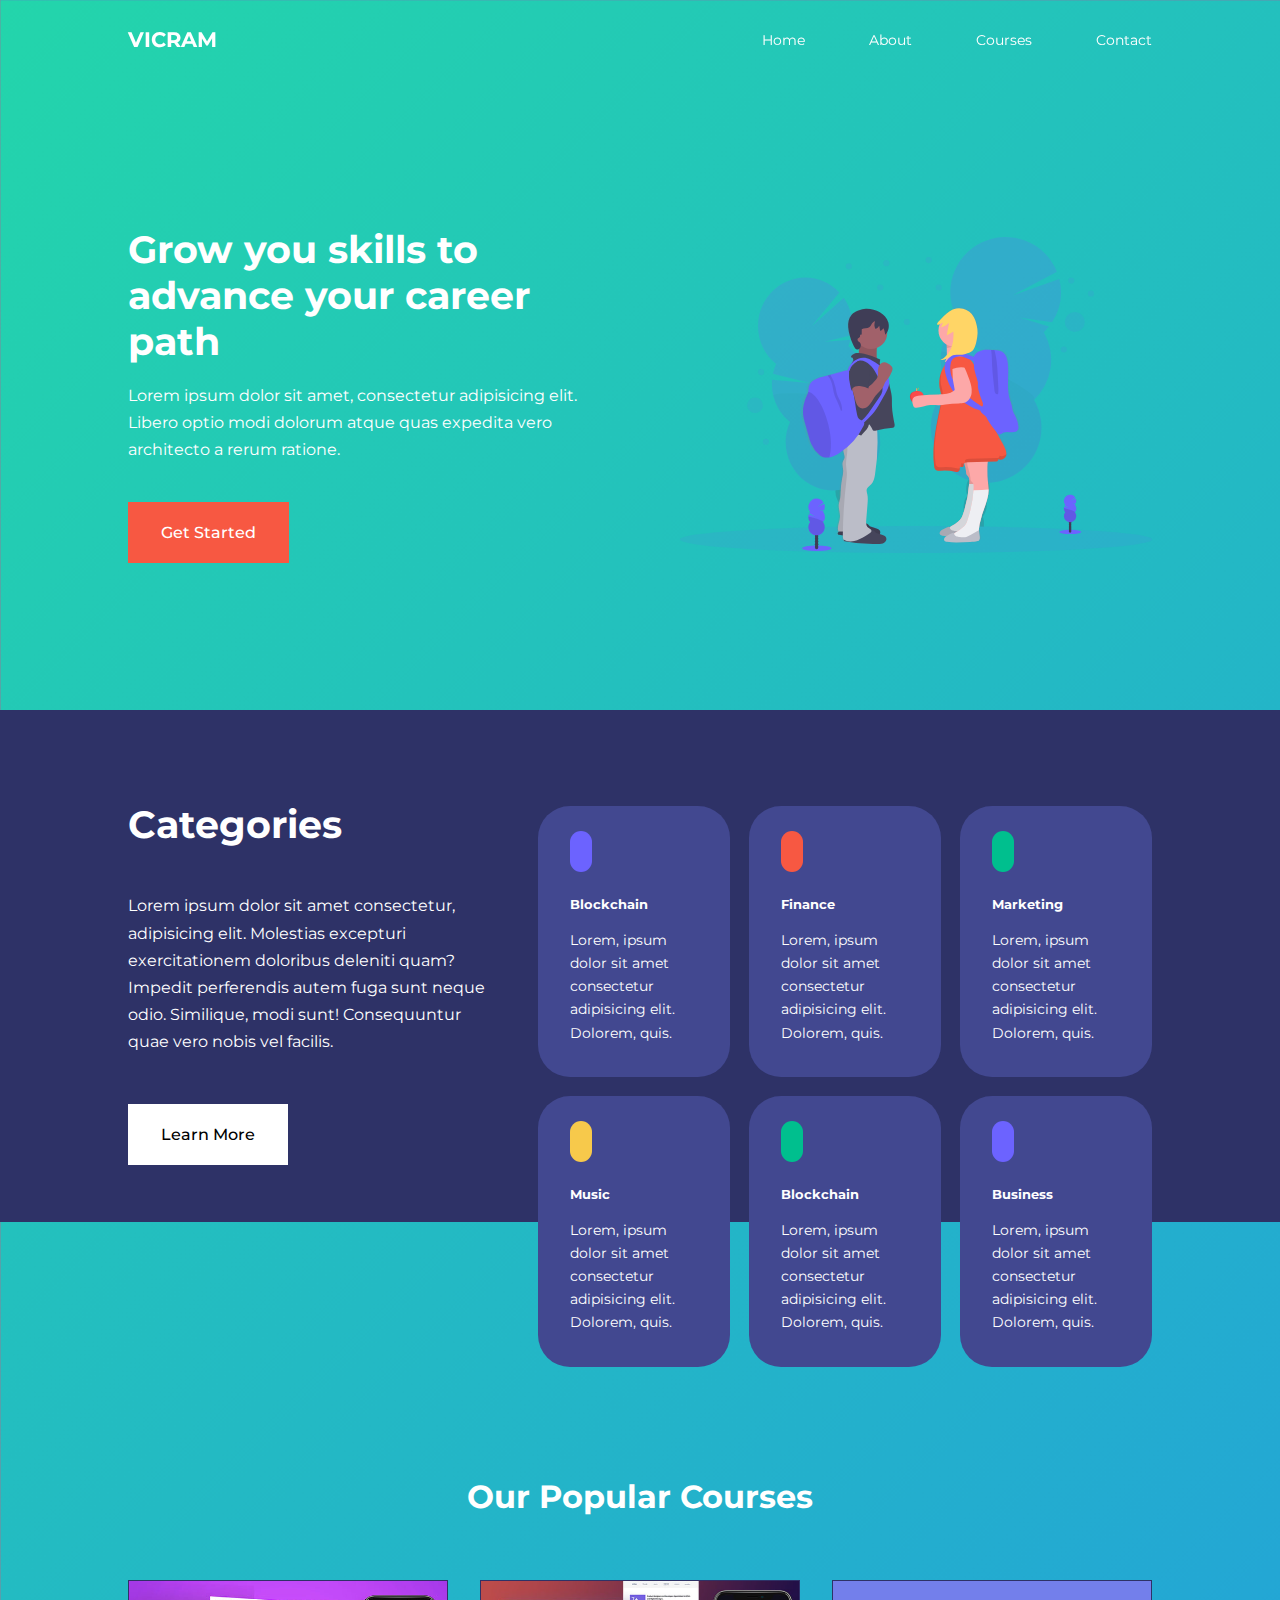
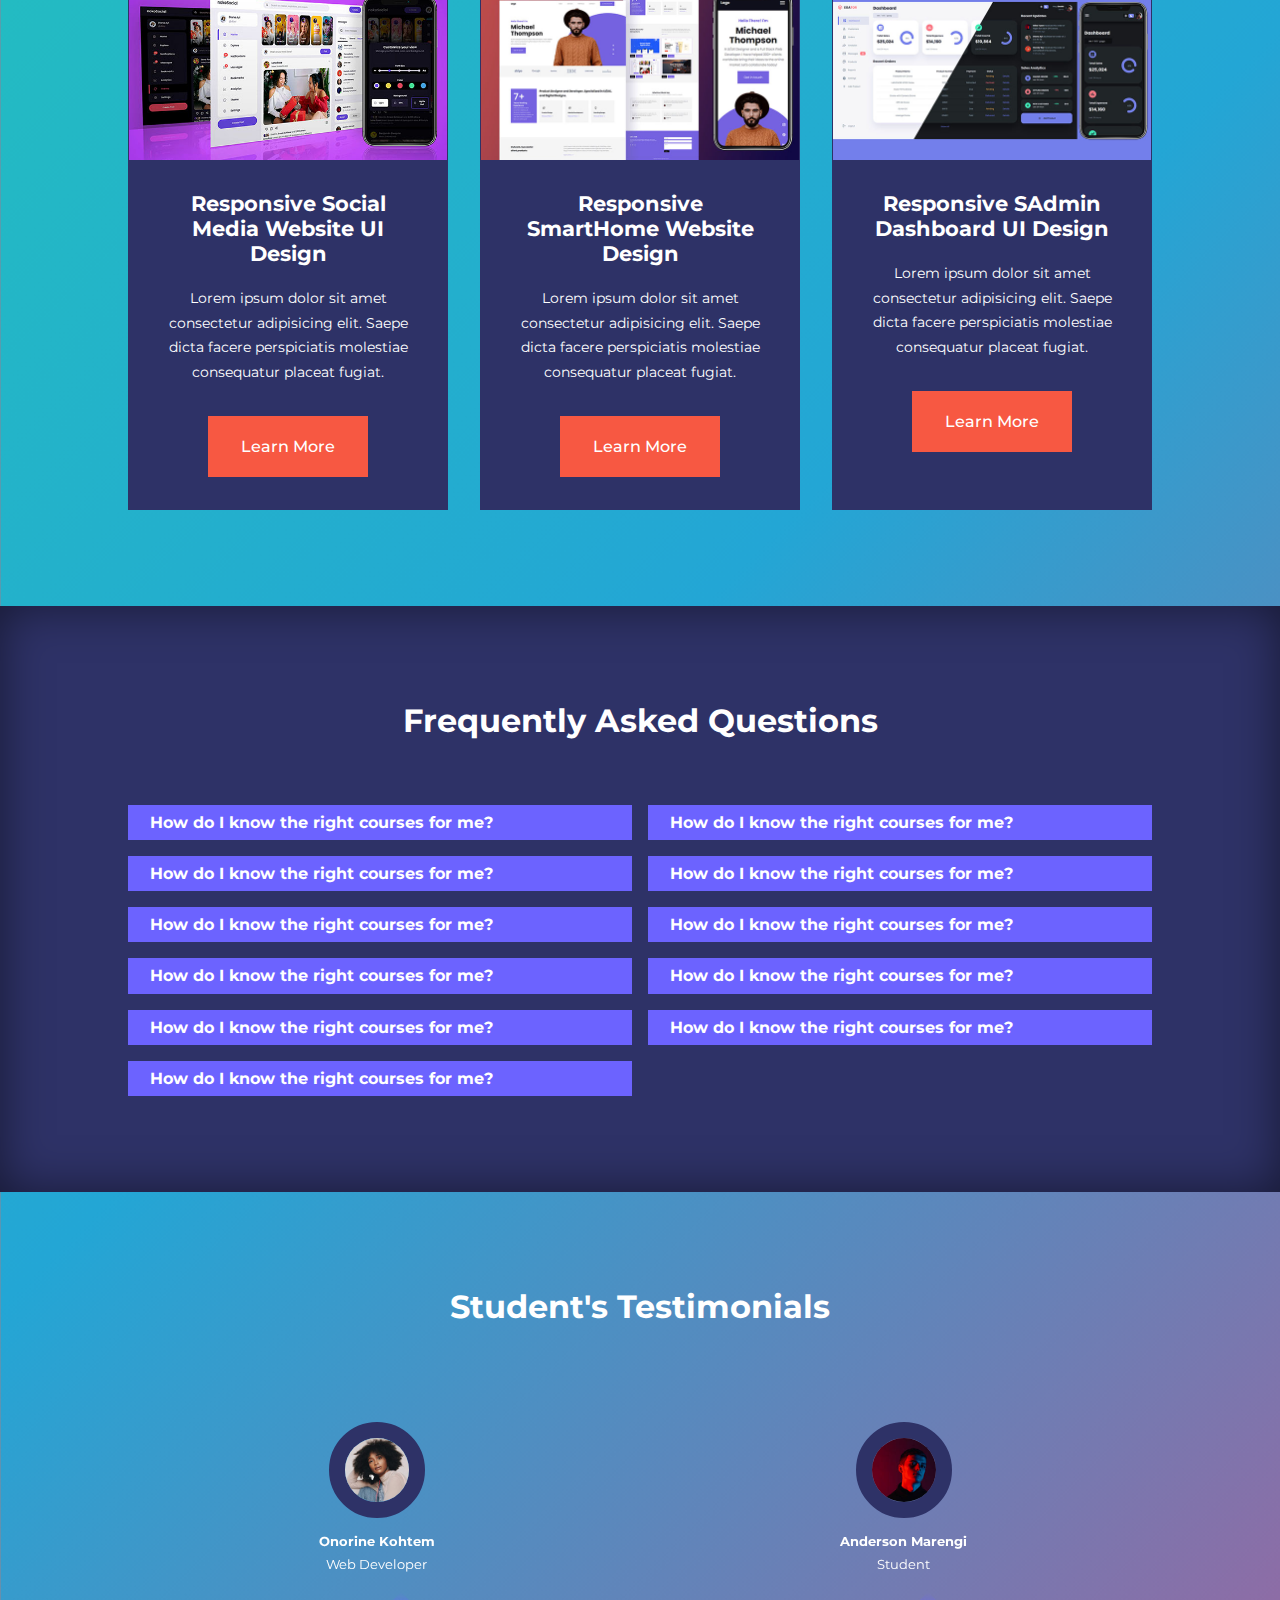
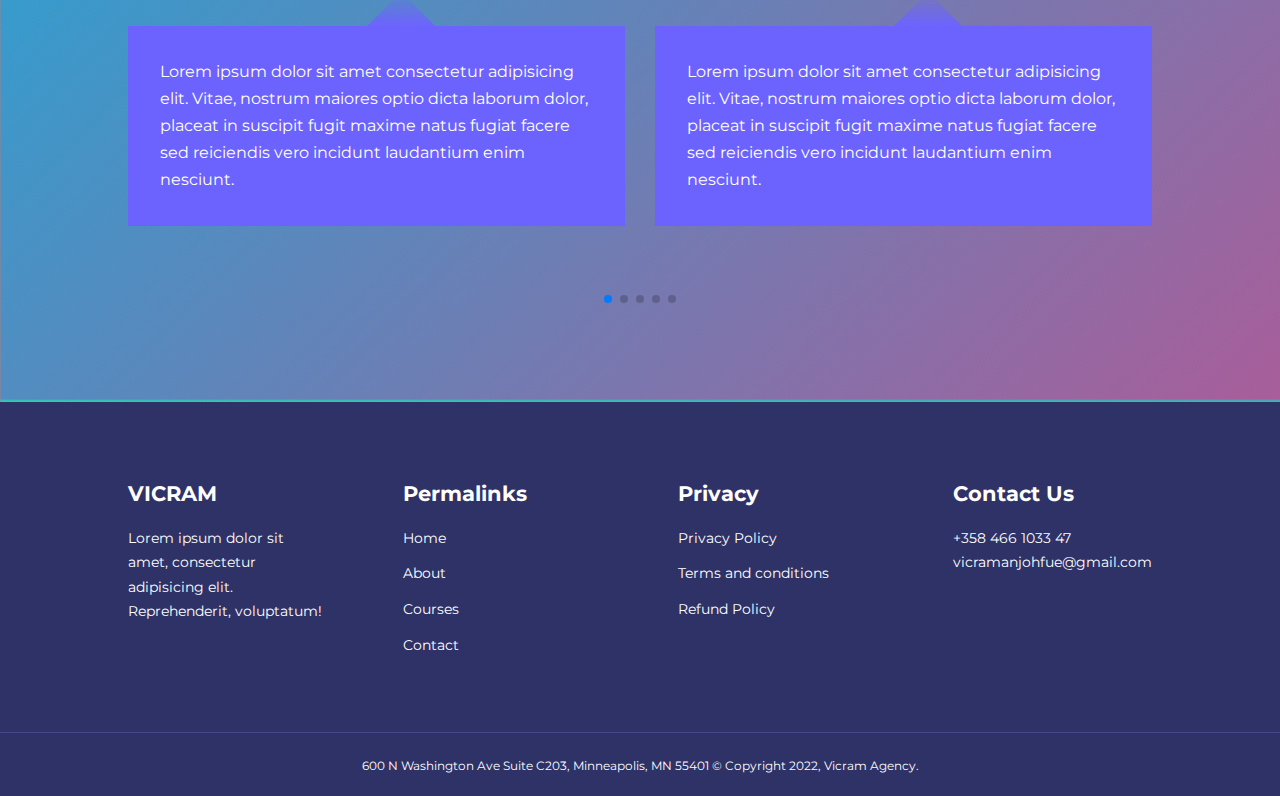
<file: education website/index.html>
<!DOCTYPE html>
<html lang="en">

<head>
    <meta charset="UTF-8">
    <meta http-equiv="X-UA-Compatible" content="IE=edge">
    <meta name="viewport" content="width=device-width, initial-scale=1.0">
    <title>Responsive Multipage Education Website Using HTML, CSS & JavaSCript</title>
    <!-----ICONSCOUT CND----->
    <link rel="stylesheet" href="https://unicons.iconscout.com/release/v4.0.0/css/line.css">
    <!--------SWIPER JS-->
    <link rel="stylesheet" href="https://unpkg.com/swiper@8/swiper-bundle.min.css" />

    <!-------GOOGLE FONTS (MONTSERRAT)----->
    <link rel="preconnect" href="https://fonts.googleapis.com">
    <link rel="preconnect" href="https://fonts.gstatic.com" crossorigin>
    <link href="https://fonts.googleapis.com/css2?family=Montserrat:wght@200;300;400;500;600;700;800;900&display=swap"
        rel="stylesheet">
    <link rel="stylesheet" href="./css/style.css">

</head>

<body>
    <nav>
        <div class="container nav__container">
            <a href="index.html">
                <h4>VICRAM</h4>
            </a>
            <ul class="nav__menu">
                <li><a href="index.html">Home</a></li>
                <li><a href="about.html">About</a></li>
                <li><a href="courses.html">Courses</a></li>
                <li><a href="contact.html">Contact</a></li>
            </ul>
            <button id="open-menu-btn"><i class="uil uil-bars"></i></button>
            <button id="close-menu-btn"><i class="uil uil-multiply"></i></button>
        </div>
    </nav>
    <!---------------END OF NAVBAR-------->
    <!---------------BEGINING OF HEADER-------->
    <header>
        <div class="container header__container">
            <div class="header__left">
                <h1>Grow you skills to advance your career path</h1>
                <p>Lorem ipsum dolor sit amet, consectetur adipisicing elit. Libero optio modi dolorum atque quas
                    expedita vero architecto a rerum ratione.</p>
                <a href="courses.html" class="btn  btn-primary">Get Started</a>
            </div>
            <div class="header__right">
                <div class="header__right-image">
                    <img src="./images/header.svg">
                </div>
            </div>
        </div>
    </header>
    <!---------------END OF HEADER-------->
    <!---------------BEGINING OF CATEGORIES-------->
    <section class="categories">
        <div class="container categories__container">
            <div class="categories__left">
                <h1>Categories</h1>
                <p>Lorem ipsum dolor sit amet consectetur, adipisicing elit. Molestias excepturi exercitationem
                    doloribus deleniti quam? Impedit perferendis autem fuga sunt neque odio. Similique, modi sunt!
                    Consequuntur quae vero nobis vel facilis.</p>
                <a href="#" class="btn">Learn More</a>
            </div>
            <div class="categories__right">
                <article class="category">
                    <span class="category__icon"><i class="uil uil-bitcoin-circle"></i></span>
                    <h5>Blockchain</h5>
                    <p>Lorem, ipsum dolor sit amet consectetur adipisicing elit. Dolorem, quis.</p>
                </article>

                <article class="category">
                    <span class="category__icon"><i class="uil uil-palette"></i></span>
                    <h5>Finance</h5>
                    <p>Lorem, ipsum dolor sit amet consectetur adipisicing elit. Dolorem, quis.</p>
                </article>

                <article class="category">
                    <span class="category__icon"><i class="uil uil-megaphone"></i></span>
                    <h5>Marketing</h5>
                    <p>Lorem, ipsum dolor sit amet consectetur adipisicing elit. Dolorem, quis.</p>
                </article>

                <article class="category">
                    <span class="category__icon"><i class="uil uil-music"></i></span>
                    <h5>Music</h5>
                    <p>Lorem, ipsum dolor sit amet consectetur adipisicing elit. Dolorem, quis.</p>
                </article>

                <article class="category">
                    <span class="category__icon"><i class="uil uil-bitcoin-circle"></i></span>
                    <h5>Blockchain</h5>
                    <p>Lorem, ipsum dolor sit amet consectetur adipisicing elit. Dolorem, quis.</p>
                </article>

                <article class="category">
                    <span class="category__icon"><i class="uil uil-money-insert"></i></span>
                    <h5>Business</h5>
                    <p>Lorem, ipsum dolor sit amet consectetur adipisicing elit. Dolorem, quis.</p>
                </article>
            </div>
        </div>
    </section>
    <!---------------END OF CATEGORIES-------->
    <!---------------BEGINING OF POPULAR COURSES-------->
    <section class="courses">
        <h2>Our Popular Courses</h2>
        <div class="container courses__container">
            <article class="course">
                <div class="course__image">
                    <img src="./images/course1.jpg">
                </div>
                <div class="course__info">
                    <h4>Responsive Social Media Website UI Design</h4>
                    <p>Lorem ipsum dolor sit amet consectetur adipisicing elit. Saepe dicta facere perspiciatis
                        molestiae
                        consequatur placeat fugiat.</p>
                    <a href="courses.html" class="btn btn-primary">Learn More</a>
                </div>
            </article>

            <article class="course">
                <div class="course__image">
                    <img src="./images/course2.jpg">
                </div>
                <div class="course__info">
                    <h4>Responsive SmartHome Website Design</h4>
                    <p>Lorem ipsum dolor sit amet consectetur adipisicing elit. Saepe dicta facere perspiciatis
                        molestiae
                        consequatur placeat fugiat.</p>
                    <a href="courses.html" class="btn btn-primary">Learn More</a>
                </div>
            </article>

            <article class="course">
                <div class="course__image">
                    <img src="./images/course3.jpg">
                </div>
                <div class="course__info">
                    <h4>Responsive SAdmin Dashboard UI Design</h4>
                    <p>Lorem ipsum dolor sit amet consectetur adipisicing elit. Saepe dicta facere perspiciatis
                        molestiae
                        consequatur placeat fugiat.</p>
                    <a href="courses.html" class="btn btn-primary">Learn More</a>
                </div>
            </article>
        </div>
    </section>
    <!---------------END OF POPULAR COURSES-------->
    <!---------------BEGINING  OF FREQUENTLY ASK QUESTION-------->
    <section class="faqs">
        <h2>Frequently Asked Questions</h2>
        <div class="container faqs__container">
            <article class="faq">
                <div class="faq__icon"><i class="uil uil-plus"></i></div>
                <div class="question__answer">
                    <h4>How do I know the right courses for me?</h4>
                    <p>Lorem ipsum dolor sit amet consectetur adipisicing elit. Molestiae laboriosam exercitationem
                        quaerat autem numquam delectus quibusdam totam veniam dolores, ab sapiente quos sint quam vero
                        magni dicta beatae esse. Voluptatibus!</p>
                </div>
            </article>

            <article class="faq">
                <div class="faq__icon"><i class="uil uil-plus"></i></div>
                <div class="question__answer">
                    <h4>How do I know the right courses for me?</h4>
                    <p>Lorem ipsum dolor sit amet consectetur adipisicing elit. Molestiae laboriosam exercitationem
                        quaerat autem numquam delectus quibusdam totam veniam dolores, ab sapiente quos sint quam vero
                        magni dicta beatae esse. Voluptatibus!</p>
                </div>
            </article>


            <article class="faq">
                <div class="faq__icon"><i class="uil uil-plus"></i></div>
                <div class="question__answer">
                    <h4>How do I know the right courses for me?</h4>
                    <p>Lorem ipsum dolor sit amet consectetur adipisicing elit. Molestiae laboriosam exercitationem
                        quaerat autem numquam delectus quibusdam totam veniam dolores, ab sapiente quos sint quam vero
                        magni dicta beatae esse. Voluptatibus!</p>
                </div>
            </article>
            <article class="faq">
                <div class="faq__icon"><i class="uil uil-plus"></i></div>
                <div class="question__answer">
                    <h4>How do I know the right courses for me?</h4>
                    <p>Lorem ipsum dolor sit amet consectetur adipisicing elit. Molestiae laboriosam exercitationem
                        quaerat autem numquam delectus quibusdam totam veniam dolores, ab sapiente quos sint quam vero
                        magni dicta beatae esse. Voluptatibus!</p>
                </div>
            </article>

            <article class="faq">
                <div class="faq__icon"><i class="uil uil-plus"></i></div>
                <div class="question__answer">
                    <h4>How do I know the right courses for me?</h4>
                    <p>Lorem ipsum dolor sit amet consectetur adipisicing elit. Molestiae laboriosam exercitationem
                        quaerat autem numquam delectus quibusdam totam veniam dolores, ab sapiente quos sint quam vero
                        magni dicta beatae esse. Voluptatibus!</p>
                </div>
            </article>

            <article class="faq">
                <div class="faq__icon"><i class="uil uil-plus"></i></div>
                <div class="question__answer">
                    <h4>How do I know the right courses for me?</h4>
                    <p>Lorem ipsum dolor sit amet consectetur adipisicing elit. Molestiae laboriosam exercitationem
                        quaerat autem numquam delectus quibusdam totam veniam dolores, ab sapiente quos sint quam vero
                        magni dicta beatae esse. Voluptatibus!</p>
                </div>
            </article>

            <article class="faq">
                <div class="faq__icon"><i class="uil uil-plus"></i></div>
                <div class="question__answer">
                    <h4>How do I know the right courses for me?</h4>
                    <p>Lorem ipsum dolor sit amet consectetur adipisicing elit. Molestiae laboriosam exercitationem
                        quaerat autem numquam delectus quibusdam totam veniam dolores, ab sapiente quos sint quam vero
                        magni dicta beatae esse. Voluptatibus!</p>
                </div>
            </article>


            <article class="faq">
                <div class="faq__icon"><i class="uil uil-plus"></i></div>
                <div class="question__answer">
                    <h4>How do I know the right courses for me?</h4>
                    <p>Lorem ipsum dolor sit amet consectetur adipisicing elit. Molestiae laboriosam exercitationem
                        quaerat autem numquam delectus quibusdam totam veniam dolores, ab sapiente quos sint quam vero
                        magni dicta beatae esse. Voluptatibus!</p>
                </div>
            </article>

            <article class="faq">
                <div class="faq__icon"><i class="uil uil-plus"></i></div>
                <div class="question__answer">
                    <h4>How do I know the right courses for me?</h4>
                    <p>Lorem ipsum dolor sit amet consectetur adipisicing elit. Molestiae laboriosam exercitationem
                        quaerat autem numquam delectus quibusdam totam veniam dolores, ab sapiente quos sint quam vero
                        magni dicta beatae esse. Voluptatibus!</p>
                </div>
            </article>

            <article class="faq">
                <div class="faq__icon"><i class="uil uil-plus"></i></div>
                <div class="question__answer">
                    <h4>How do I know the right courses for me?</h4>
                    <p>Lorem ipsum dolor sit amet consectetur adipisicing elit. Molestiae laboriosam exercitationem
                        quaerat autem numquam delectus quibusdam totam veniam dolores, ab sapiente quos sint quam vero
                        magni dicta beatae esse. Voluptatibus!</p>
                </div>
            </article>


            <article class="faq">
                <div class="faq__icon"><i class="uil uil-plus"></i></div>
                <div class="question__answer">
                    <h4>How do I know the right courses for me?</h4>
                    <p>Lorem ipsum dolor sit amet consectetur adipisicing elit. Molestiae laboriosam exercitationem
                        quaerat autem numquam delectus quibusdam totam veniam dolores, ab sapiente quos sint quam vero
                        magni dicta beatae esse. Voluptatibus!</p>
                </div>
            </article>

        </div>
    </section>
    <!---------------END OF FREQUENTLY ASK QUESTION-------->
    <!---------------BEGINING  OF TESTIMONIALS-------->
    <section class="container testimonials__container  mySwiper">
        <h2>Student's Testimonials</h2>
        <div class="swiper-wrapper ">
            <article class="testimonial swiper-slide ">
                <div class="avatar">
                    <img src="./images/avatar1.jpg">
                </div>
                <div class="testimonial__info">
                    <h5>Onorine Kohtem</h5>
                    <small>Web Developer</small>
                </div>
                <div class="testimonial__body">
                    <p>Lorem ipsum dolor sit amet consectetur adipisicing elit. Vitae, nostrum maiores optio dicta
                        laborum dolor, placeat in suscipit fugit maxime natus fugiat facere sed reiciendis vero incidunt
                        laudantium enim nesciunt.</p>
                </div>
            </article>

            <article class="testimonial swiper-slide ">
                <div class="avatar">
                    <img src="./images/avatar2.jpg">
                </div>
                <div class="testimonial__info">
                    <h5>Anderson Marengi</h5>
                    <small>Student</small>
                </div>
                <div class="testimonial__body">
                    <p>Lorem ipsum dolor sit amet consectetur adipisicing elit. Vitae, nostrum maiores optio dicta
                        laborum dolor, placeat in suscipit fugit maxime natus fugiat facere sed reiciendis vero
                        incidunt
                        laudantium enim nesciunt.</p>
                </div>
            </article>


            <article class="testimonial swiper-slide ">
                <div class="avatar">
                    <img src="./images/avatar3.jpg">
                </div>
                <div class="testimonial__info">
                    <h5>Pedro Tata</h5>
                    <small>Software Engineer</small>
                </div>
                <div class="testimonial__body">
                    <p>Lorem ipsum dolor sit amet consectetur adipisicing elit. Vitae, nostrum maiores optio
                        dicta
                        laborum dolor, placeat in suscipit fugit maxime natus fugiat facere sed reiciendis vero
                        incidunt
                        laudantium enim nesciunt.</p>
                </div>
            </article>


            <article class="testimonial swiper-slide ">
                <div class="avatar">
                    <img src="./images/avatar4.jpg">
                </div>
                <div class="testimonial__info">
                    <h5>Shanvic Tata</h5>
                    <small>Web Developer</small>
                </div>
                <div class="testimonial__body">
                    <p>Lorem ipsum dolor sit amet consectetur adipisicing elit. Vitae, nostrum maiores optio
                        dicta
                        laborum dolor, placeat in suscipit fugit maxime natus fugiat facere sed reiciendis vero
                        incidunt
                        laudantium enim nesciunt.</p>
                </div>
            </article>


            <article class="testimonial swiper-slide ">
                <div class="avatar">
                    <img src="./images/avatar5.jpg">
                </div>
                <div class="testimonial__info">
                    <h5>Niina Tata</h5>
                    <small>Web Developer</small>
                </div>
                <div class="testimonial__body">
                    <p>Lorem ipsum dolor sit amet consectetur adipisicing elit. Vitae, nostrum maiores optio
                        dicta
                        laborum dolor, placeat in suscipit fugit maxime natus fugiat facere sed reiciendis vero
                        incidunt
                        laudantium enim nesciunt.</p>
                </div>
            </article>


            <article class="testimonial swiper-slide ">
                <div class="avatar">
                    <img src="./images/avatar6.jpg">
                </div>
                <div class="testimonial__info">
                    <h5>Ranibel Kohtem </h5>
                    <small>Student</small>
                </div>
                <div class="testimonial__body">
                    <p>Lorem ipsum dolor sit amet consectetur adipisicing elit. Vitae, nostrum maiores optio
                        dicta
                        laborum dolor, placeat in suscipit fugit maxime natus fugiat facere sed reiciendis vero
                        incidunt
                        laudantium enim nesciunt.</p>
                </div>
            </article>
        </div>
        <div class="swiper-pagination"></div>
    </section>
    <!---------------END OF TESTIMONIALS-------->
    <!---------------BEGINING  OF FOOTER-------->
    <footer>
        <div>
            <div class="container footer__container">
                <div class="footer__1">
                    <a href="index.html" class="footer__logo">
                        <h4>VICRAM</h4>
                    </a>
                    <p>Lorem ipsum dolor sit amet, consectetur adipisicing elit. Reprehenderit, voluptatum!</p>
                </div>

                <div class="footer__2">
                    <h4>Permalinks</h4>
                    <ul class="permalinks">
                        <li><a href="index.html">Home</a></li>
                        <li><a href="about.html">About</a></li>
                        <li><a href="courses.html">Courses</a></li>
                        <li><a href="contact.html">Contact</a></li>
                    </ul>
                </div>
                <div class="footer__3">
                    <h4>Privacy</h4>
                    <ul class="privacy">
                        <li><a href="#">Privacy Policy</a></li>
                        <li><a href="#">Terms and conditions</a></li>
                        <li><a href="#">Refund Policy</a></li>
                    </ul>
                </div>

                <div class="footer__4">
                    <h4>Contact Us </h4>
                    <div>
                        <p>+358 466 1033 47</p>
                        <p>vicramanjohfue@gmail.com</p>
                    </div>
                    <ul class="footer__socials">
                        <li><a href="#"><i class="uil uil-linkedin"></i></a></li>
                        <li><a href="#"><i class="uil uil-whatsapp"></i></a></li>
                        <li><a href="#"><i class="uil uil-facebook-f"></i></a></li>
                        <li><a href="#"><i class="uil uil-instagram-alt"></i></a></li>
                    </ul>
                </div>
            </div>
        </div>
        <div class="footer__copyright">
            <small>600 N Washington Ave Suite C203, Minneapolis, MN 55401
                © Copyright 2022, Vicram Agency.
            </small>
        </div>
    </footer>







    <script src="https://unpkg.com/swiper@8/swiper-bundle.min.js"></script>
    <script src="./main.js"></script>

    <script src="https://unpkg.com/swiper/swiper-bundle.min.js"></script>

    <script>
        var swiper = new Swiper(".mySwiper", {
            slidesPerView: 1,
            spaceBetween: 30,
            pagination: {
                el: ".swiper-pagination",
                clickable: true,
            },
            // when width is >= 600px
            breakpoints: {
                600: {
                    slidesPerView: 2,
                }
            }
        });
    </script>
</body>

</html>
</file>
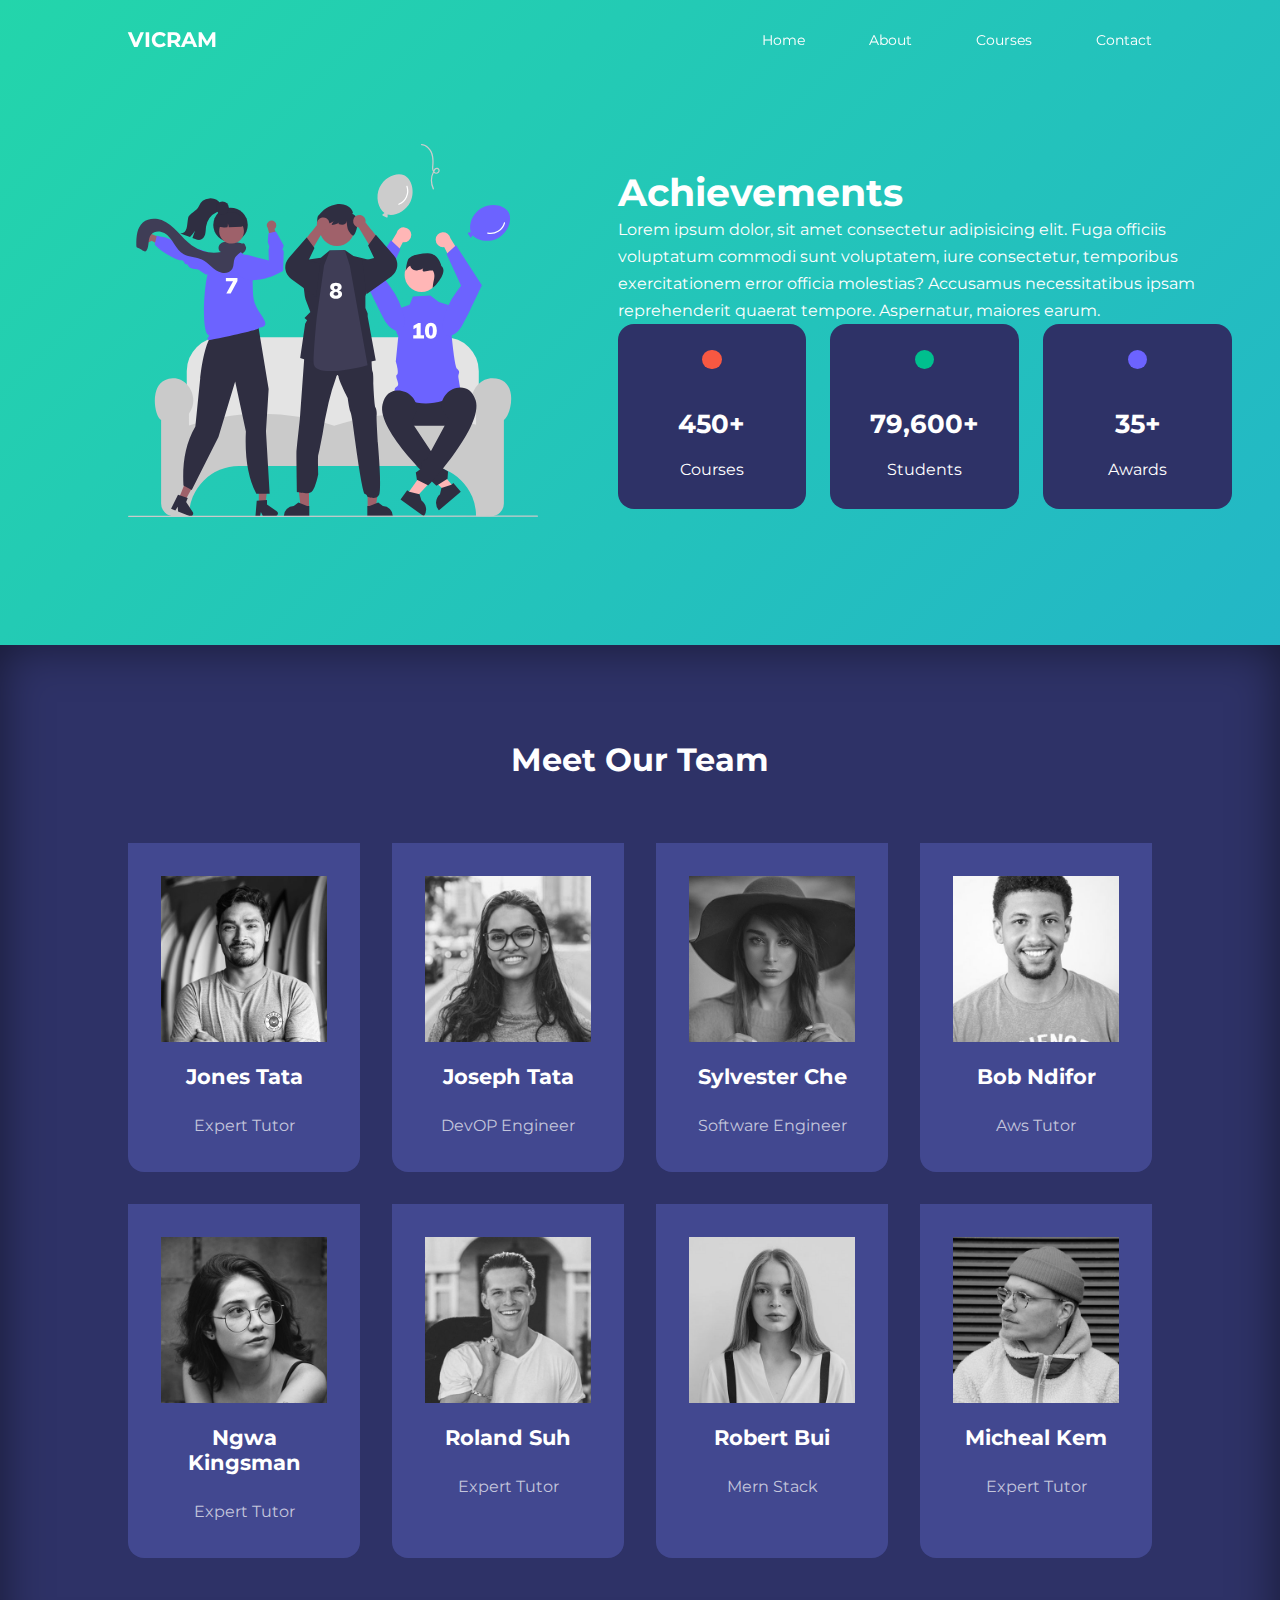
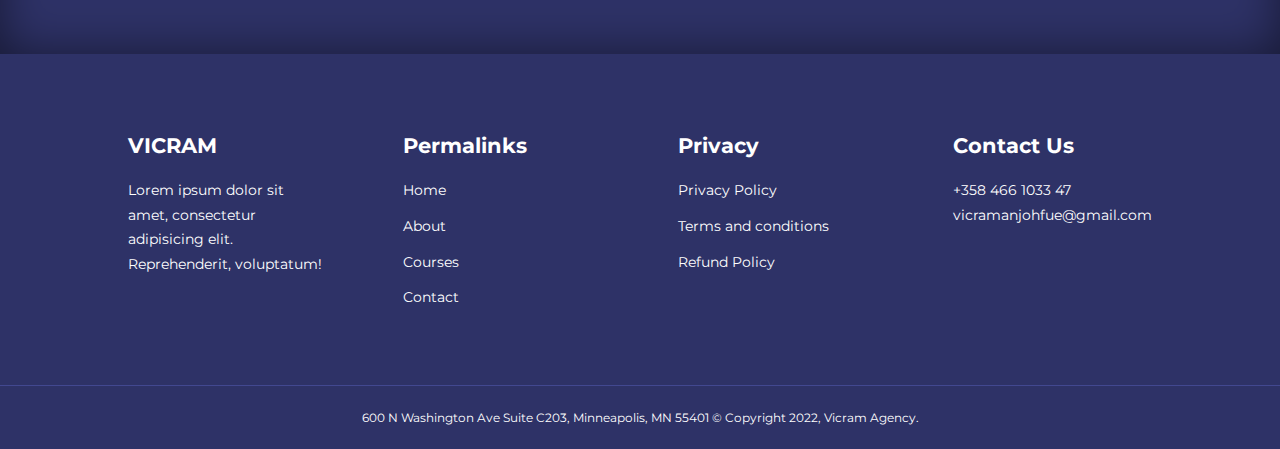
<file: education website/about.html>
<!DOCTYPE html>
<html lang="en">

<head>
    <meta charset="UTF-8">
    <meta http-equiv="X-UA-Compatible" content="IE=edge">
    <meta name="viewport" content="width=device-width, initial-scale=1.0">
    <title>Responsive Multipage Education Website Using HTML, CSS & JavaSCript</title>
    <!-----ICONSCOUT CND----->
    <link rel="stylesheet" href="https://unicons.iconscout.com/release/v4.0.0/css/line.css">

    <!-------GOOGLE FONTS (MONTSERRAT)----->
    <link rel="preconnect" href="https://fonts.googleapis.com">
    <link rel="preconnect" href="https://fonts.gstatic.com" crossorigin>
    <link href="https://fonts.googleapis.com/css2?family=Montserrat:wght@200;300;400;500;600;700;800;900&display=swap"
        rel="stylesheet">
    <link rel="stylesheet" href="./css/style.css">
    <link rel="stylesheet" href="./css/about.css">

</head>

<body>
    <nav>
        <div class="container nav__container">
            <a href="index.html">
                <h4>VICRAM</h4>
            </a>
            <ul class="nav__menu">
                <li><a href="index.html">Home</a></li>
                <li><a href="about.html">About</a></li>
                <li><a href="courses.html">Courses</a></li>
                <li><a href="contact.html">Contact</a></li>
            </ul>
            <button id="open-menu-btn"><i class="uil uil-bars"></i></button>
            <button id="close-menu-btn"><i class="uil uil-multiply"></i></button>
        </div>
    </nav>
    <!---------------END OF NAVBAR-------->
    <!---------------BEGINING OF ACHIEVEMENT-------->
    <section class="about__achievements">
        <div class="container about__achievement-container">
            <div class="about__achievement-left">
                <img src="./images/about achievements.svg">
            </div>
            <div class="about__achievement-right">
                <h1>Achievements</h1>
                <p>Lorem ipsum dolor, sit amet consectetur adipisicing elit. Fuga officiis voluptatum commodi sunt
                    voluptatem, iure consectetur, temporibus exercitationem error officia molestias? Accusamus
                    necessitatibus ipsam reprehenderit quaerat tempore. Aspernatur, maiores earum.
                </p>
                <div class="achievements__cards">
                    <article class="achievement__card">
                        <span class="achievement__icon">
                            <i class="uil uil-video"></i>
                        </span>
                        <h3>450+</h3>
                        <p>Courses</p>
                    </article>
                    <article class="achievement__card">
                        <span class="achievement__icon">
                            <i class="uil uil-users-alt"></i>
                        </span>
                        <h3>79,600+</h3>
                        <p>Students</p>
                    </article>
                    <article class="achievement__card">
                        <span class="achievement__icon">
                            <i class="uil uil-award"></i>
                        </span>
                        <h3>35+</h3>
                        <p>Awards</p>
                    </article>
                </div>
            </div>
        </div>
    </section>
    <!---------------END OF ACHIEVEMENT-------->
    <!---------------BEGINING OF OUR TEAM -------->
    <section class="team">
        <h2>Meet Our Team</h2>
        <div class="container team__container">
            <article class="team__member">
                <div class="team__member-image">
                    <img src="./images/tm1.jpg">
                </div>
                <div class="team__member-info">
                    <h4>Jones Tata</h4>
                    <p>Expert Tutor</p>
                </div>
                <div class="team__member-socials">
                    <a href="https://instagram.com" target="_blank"><i class="uil uil-instagram"></i></a>
                    <a href="https://twitter.com" target="_blank"><i class="uil uil-twitter-alt"></i></i></a>
                    <a href="https://linkedin.com" target="_blank"><i class="uil uil-twitter-alt"></i></a>
                </div>
            </article>

            <article class="team__member">
                <div class="team__member-image">
                    <img src="./images/tm2.jpg">
                </div>
                <div class="team__member-info">
                    <h4>Joseph Tata</h4>
                    <p>DevOP Engineer</p>
                </div>
                <div class="team__member-socials">
                    <a href="https://instagram.com" target="_blank"><i class="uil uil-instagram"></i></a>
                    <a href="https://twitter.com" target="_blank"><i class="uil uil-twitter-alt"></i></i></a>
                    <a href="https://linkedin.com" target="_blank"><i class="uil uil-twitter-alt"></i></a>
                </div>
            </article>

            <article class="team__member">
                <div class="team__member-image">
                    <img src="./images/tm3.jpg">
                </div>
                <div class="team__member-info">
                    <h4>Sylvester Che</h4>
                    <p>Software Engineer</p>
                </div>
                <div class="team__member-socials">
                    <a href="https://instagram.com" target="_blank"><i class="uil uil-instagram"></i></a>
                    <a href="https://twitter.com" target="_blank"><i class="uil uil-twitter-alt"></i></i></a>
                    <a href="https://linkedin.com" target="_blank"><i class="uil uil-twitter-alt"></i></a>
                </div>
            </article>

            <article class="team__member">
                <div class="team__member-image">
                    <img src="./images/tm4.jpg">
                </div>
                <div class="team__member-info">
                    <h4>Bob Ndifor</h4>
                    <p>Aws Tutor</p>
                </div>
                <div class="team__member-socials">
                    <a href="https://instagram.com" target="_blank"><i class="uil uil-instagram"></i></a>
                    <a href="https://twitter.com" target="_blank"><i class="uil uil-twitter-alt"></i></i></a>
                    <a href="https://linkedin.com" target="_blank"><i class="uil uil-twitter-alt"></i></a>
                </div>
            </article>

            <article class="team__member">
                <div class="team__member-image">
                    <img src="./images/tm5.jpg">
                </div>
                <div class="team__member-info">
                    <h4>Ngwa Kingsman</h4>
                    <p>Expert Tutor</p>
                </div>
                <div class="team__member-socials">
                    <a href="https://instagram.com" target="_blank"><i class="uil uil-instagram"></i></a>
                    <a href="https://twitter.com" target="_blank"><i class="uil uil-twitter-alt"></i></i></a>
                    <a href="https://linkedin.com" target="_blank"><i class="uil uil-twitter-alt"></i></a>
                </div>
            </article>

            <article class="team__member">
                <div class="team__member-image">
                    <img src="./images/tm6.jpg">
                </div>
                <div class="team__member-info">
                    <h4>Roland Suh</h4>
                    <p>Expert Tutor</p>
                </div>
                <div class="team__member-socials">
                    <a href="https://instagram.com" target="_blank"><i class="uil uil-instagram"></i></a>
                    <a href="https://twitter.com" target="_blank"><i class="uil uil-twitter-alt"></i></i></a>
                    <a href="https://linkedin.com" target="_blank"><i class="uil uil-twitter-alt"></i></a>
                </div>
            </article>

            <article class="team__member">
                <div class="team__member-image">
                    <img src="./images/tm7.jpg">
                </div>
                <div class="team__member-info">
                    <h4>Robert Bui</h4>
                    <p>Mern Stack</p>
                </div>
                <div class="team__member-socials">
                    <a href="https://instagram.com" target="_blank"><i class="uil uil-instagram"></i></a>
                    <a href="https://twitter.com" target="_blank"><i class="uil uil-twitter-alt"></i></i></a>
                    <a href="https://linkedin.com" target="_blank"><i class="uil uil-twitter-alt"></i></a>
                </div>
            </article>

            <article class="team__member">
                <div class="team__member-image">
                    <img src="./images/tm8.jpg">
                </div>
                <div class="team__member-info">
                    <h4>Micheal Kem</h4>
                    <p>Expert Tutor</p>
                </div>
                <div class="team__member-socials">
                    <a href="https://instagram.com" target="_blank"><i class="uil uil-instagram"></i></a>
                    <a href="https://twitter.com" target="_blank"><i class="uil uil-twitter-alt"></i></i></a>
                    <a href="https://linkedin.com" target="_blank"><i class="uil uil-twitter-alt"></i></a>
                </div>
            </article>
        </div>
    </section>
    <!---------------END OF OUR TEAM-------->

    <!---------------BEGINING  OF FOOTER-------->
    <footer>
        <div>
            <div class="container footer__container">
                <div class="footer__1">
                    <a href="index.html" class="footer__logo">
                        <h4>VICRAM</h4>
                    </a>
                    <p>Lorem ipsum dolor sit amet, consectetur adipisicing elit. Reprehenderit, voluptatum!</p>
                </div>

                <div class="footer__2">
                    <h4>Permalinks</h4>
                    <ul class="permalinks">
                        <li><a href="index.html">Home</a></li>
                        <li><a href="about.html">About</a></li>
                        <li><a href="courses.html">Courses</a></li>
                        <li><a href="contact.html">Contact</a></li>
                    </ul>
                </div>
                <div class="footer__3">
                    <h4>Privacy</h4>
                    <ul class="privacy">
                        <li><a href="#">Privacy Policy</a></li>
                        <li><a href="#">Terms and conditions</a></li>
                        <li><a href="#">Refund Policy</a></li>
                    </ul>
                </div>

                <div class="footer__4">
                    <h4>Contact Us </h4>
                    <div>
                        <p>+358 466 1033 47</p>
                        <p>vicramanjohfue@gmail.com</p>
                    </div>
                    <ul class="footer__socials">
                        <li><a href="#"><i class="uil uil-linkedin"></i></a></li>
                        <li><a href="#"><i class="uil uil-whatsapp"></i></a></li>
                        <li><a href="#"><i class="uil uil-facebook-f"></i></a></li>
                        <li><a href="#"><i class="uil uil-instagram-alt"></i></a></li>
                    </ul>
                </div>
            </div>
        </div>
        <div class="footer__copyright">
            <small>600 N Washington Ave Suite C203, Minneapolis, MN 55401
                © Copyright 2022, Vicram Agency.
            </small>
        </div>
    </footer>







    <script src="./main.js"></script>
</body>

</html>
</file>
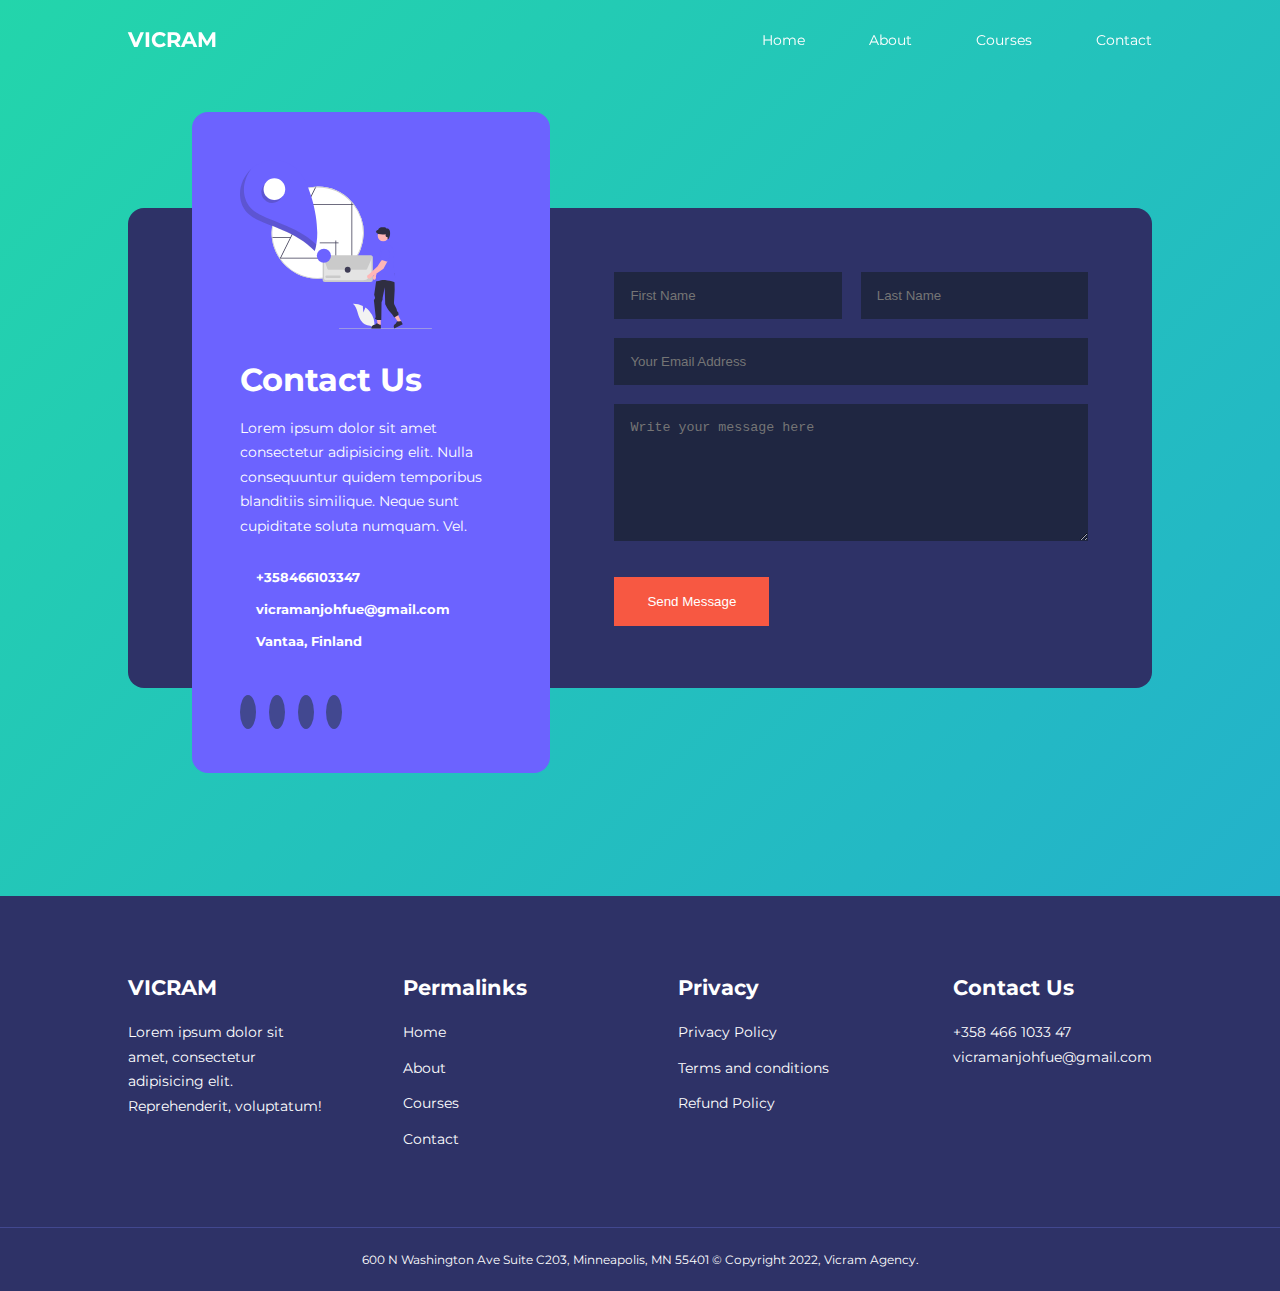
<file: education website/contact.html>
<!DOCTYPE html>
<html lang="en">

<head>
    <meta charset="UTF-8">
    <meta http-equiv="X-UA-Compatible" content="IE=edge">
    <meta name="viewport" content="width=device-width, initial-scale=1.0">
    <title>Responsive Multipage Education Website Using HTML, CSS & JavaSCript</title>
    <!-----ICONSCOUT CND----->
    <link rel="stylesheet" href="https://unicons.iconscout.com/release/v4.0.0/css/line.css">

    <!-------GOOGLE FONTS (MONTSERRAT)----->
    <link rel="preconnect" href="https://fonts.googleapis.com">
    <link rel="preconnect" href="https://fonts.gstatic.com" crossorigin>
    <link href="https://fonts.googleapis.com/css2?family=Montserrat:wght@200;300;400;500;600;700;800;900&display=swap"
        rel="stylesheet">
    <link rel="stylesheet" href="./css/style.css">
    <link rel="stylesheet" href="./css/contact.css">

</head>

<body>
    <nav>
        <div class="container nav__container">
            <a href="index.html">
                <h4>VICRAM</h4>
            </a>
            <ul class="nav__menu">
                <li><a href="index.html">Home</a></li>
                <li><a href="about.html">About</a></li>
                <li><a href="courses.html">Courses</a></li>
                <li><a href="contact.html">Contact</a></li>
            </ul>
            <button id="open-menu-btn"><i class="uil uil-bars"></i></button>
            <button id="close-menu-btn"><i class="uil uil-multiply"></i></button>
        </div>
    </nav>
    <!---------------END OF NAVBAR-------->
    <!---------------BEGINING OF CONTACT US-------->
    <section class="contact">
        <div class="container container__contact">
            <aside class="contact__aside">
                <div class="aside__image">
                    <img src="./images/contact.svg">
                </div>
                <h2>Contact Us</h2>
                <p>Lorem ipsum dolor sit amet consectetur adipisicing elit. Nulla consequuntur quidem temporibus
                    blanditiis similique. Neque sunt cupiditate soluta numquam. Vel.
                </p>
                <ul class="contact__details">
                    <li>
                        <i class="uil uil-phone"></i>
                        <h5>+358466103347</h5>
                    </li>
                    <li>
                        <i class="uil uil-envelope"></i>
                        <h5>vicramanjohfue@gmail.com</h5>
                    </li>
                    <li>
                        <i class="uil uil-map-marker"></i>
                        <h5>Vantaa, Finland</h5>
                    </li>
                </ul>
                <ul class="contact__socials">
                    <li><a href="#"><i class="uil uil-linkedin"></i></a></li>
                    <li><a href="#"><i class="uil uil-whatsapp"></i></a></li>
                    <li><a href="#"><i class="uil uil-facebook-f"></i></a></li>
                    <li><a href="#"><i class="uil uil-instagram-alt"></i></a></li>
                </ul>
            </aside>


            <form action="https://formspree.io/f/xwkyjqbp" method="POST">
                <div class="form__name">
                    <input type="text" name="First Name" placeholder="First Name" required>
                    <input type="text" name="Last Name" placeholder="Last Name" required>
                </div>
                <input type="email" name="Email Address" placeholder="Your Email Address" required>
                <textarea name="Message" rows="7" placeholder="Write your message here" required></textarea>
                <button type="submit" class="btn btn-primary">Send Message</button>
            </form>

        </div>
    </section>
    <!---------------END OF CONTACT US-------->
    <!---------------BEGINING  OF FOOTER-------->
    <footer>
        <div>
            <div class="container footer__container">
                <div class="footer__1">
                    <a href="index.html" class="footer__logo">
                        <h4>VICRAM</h4>
                    </a>
                    <p>Lorem ipsum dolor sit amet, consectetur adipisicing elit. Reprehenderit, voluptatum!</p>
                </div>

                <div class="footer__2">
                    <h4>Permalinks</h4>
                    <ul class="permalinks">
                        <li><a href="index.html">Home</a></li>
                        <li><a href="about.html">About</a></li>
                        <li><a href="courses.html">Courses</a></li>
                        <li><a href="contact.html">Contact</a></li>
                    </ul>
                </div>
                <div class="footer__3">
                    <h4>Privacy</h4>
                    <ul class="privacy">
                        <li><a href="#">Privacy Policy</a></li>
                        <li><a href="#">Terms and conditions</a></li>
                        <li><a href="#">Refund Policy</a></li>
                    </ul>
                </div>

                <div class="footer__4">
                    <h4>Contact Us </h4>
                    <div>
                        <p>+358 466 1033 47</p>
                        <p>vicramanjohfue@gmail.com</p>
                    </div>
                    <ul class="footer__socials">
                        <li><a href="#"><i class="uil uil-linkedin"></i></a></li>
                        <li><a href="#"><i class="uil uil-whatsapp"></i></a></li>
                        <li><a href="#"><i class="uil uil-facebook-f"></i></a></li>
                        <li><a href="#"><i class="uil uil-instagram-alt"></i></a></li>
                    </ul>
                </div>
            </div>
        </div>
        <div class="footer__copyright">
            <small>600 N Washington Ave Suite C203, Minneapolis, MN 55401
                © Copyright 2022, Vicram Agency.
            </small>
        </div>
    </footer>







    <script src="./main.js"></script>
</body>

</html>
</file>
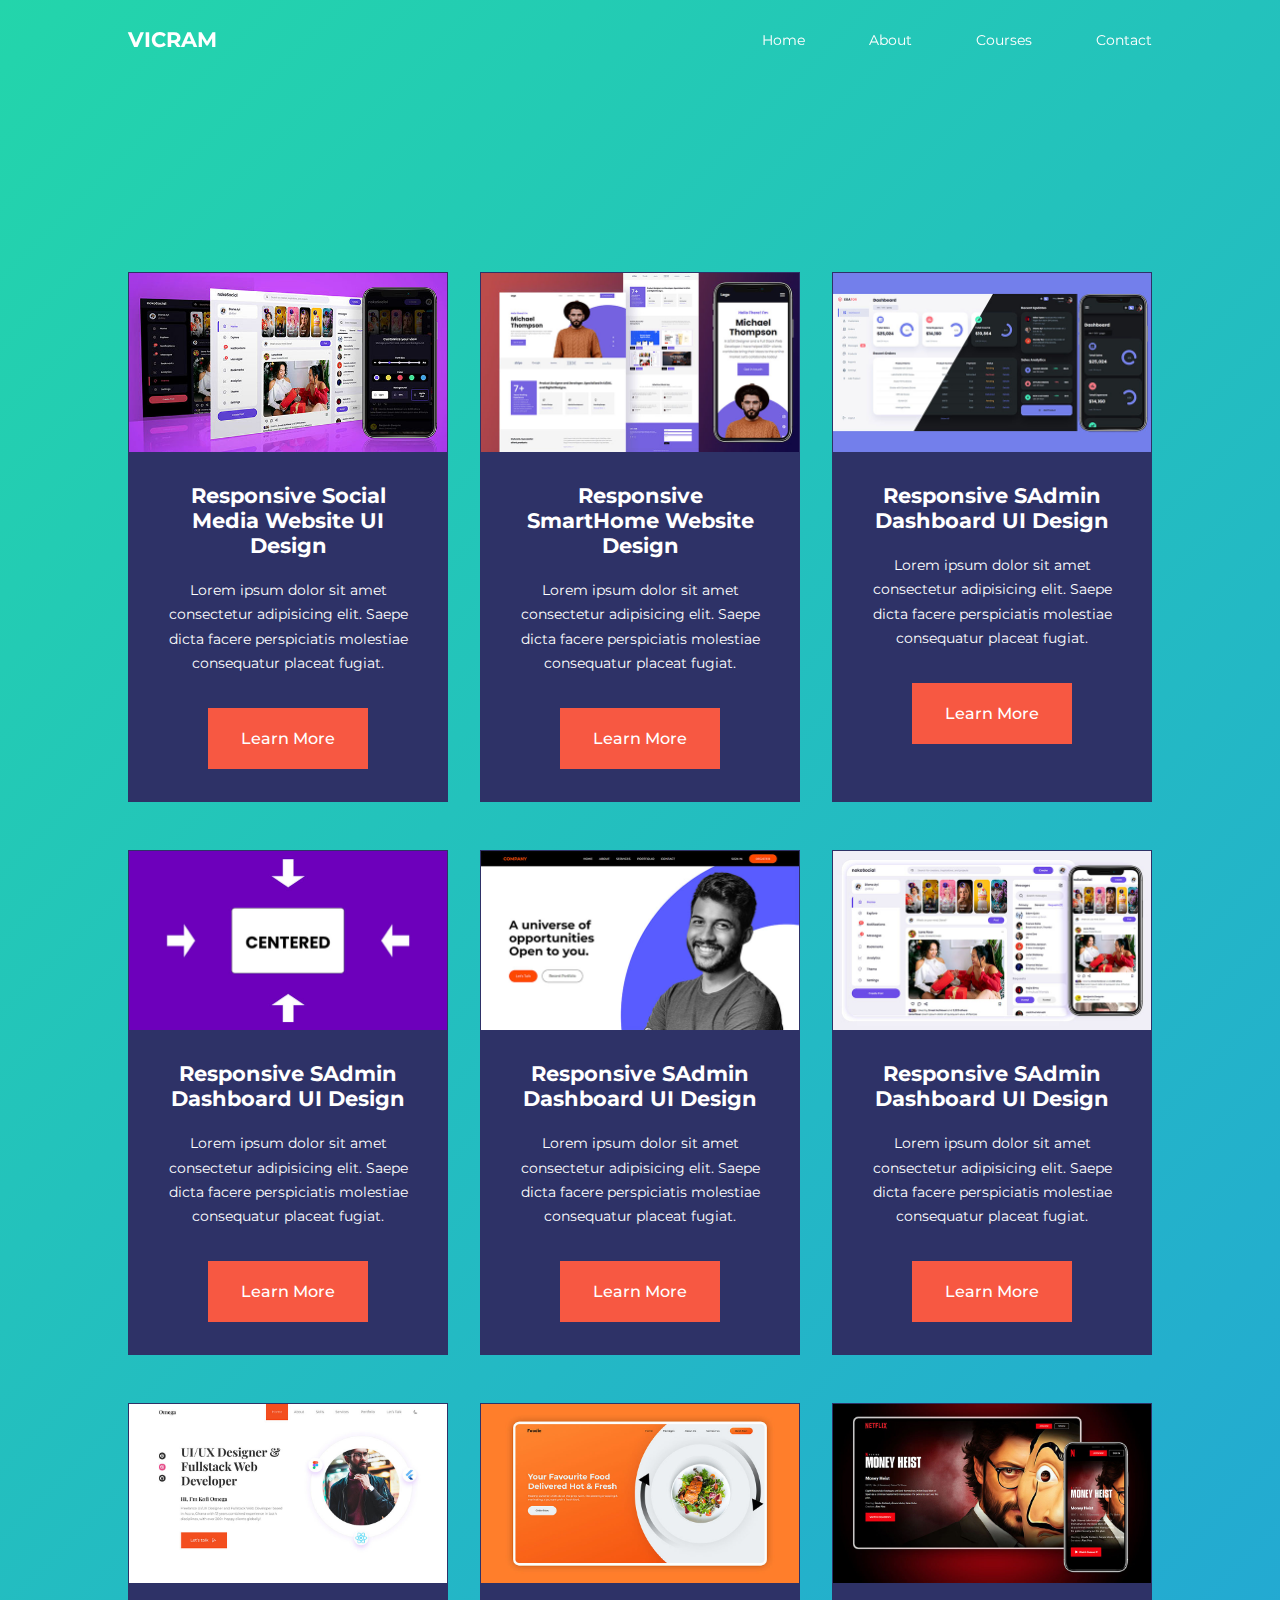
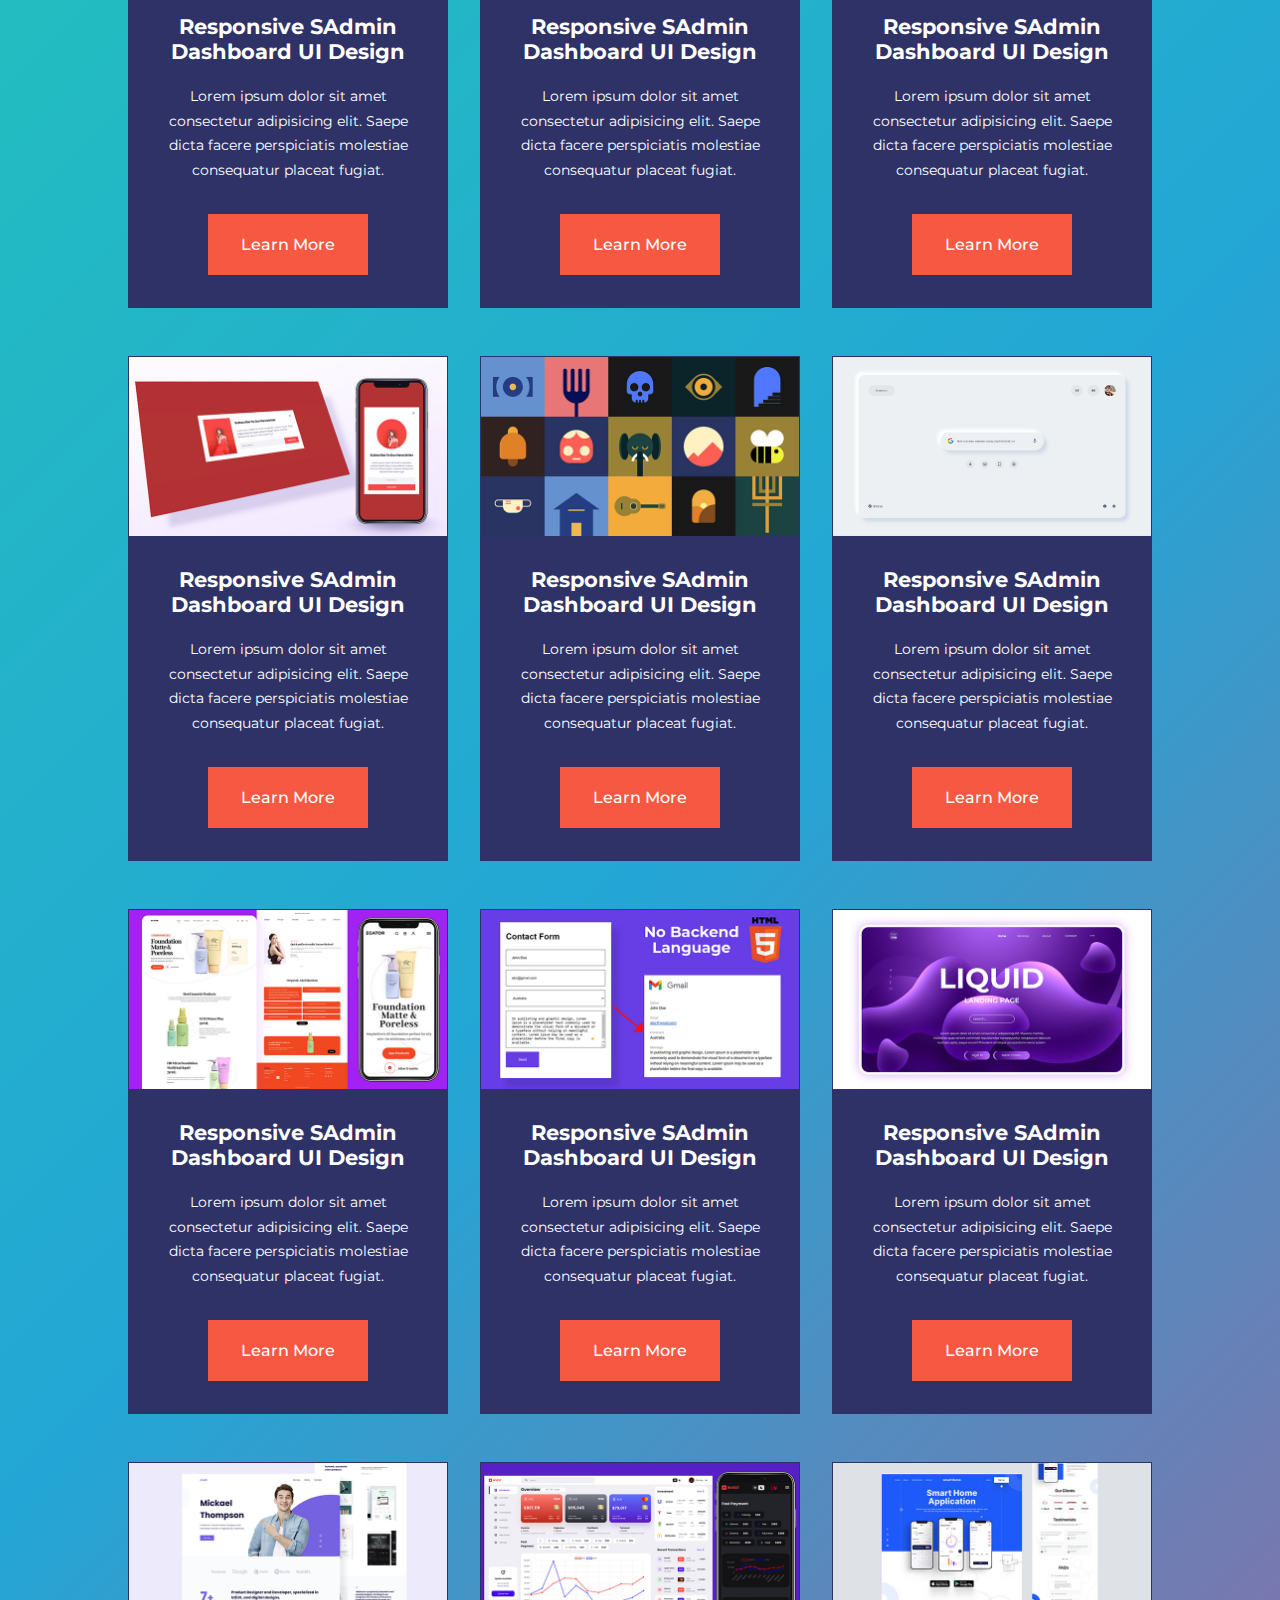
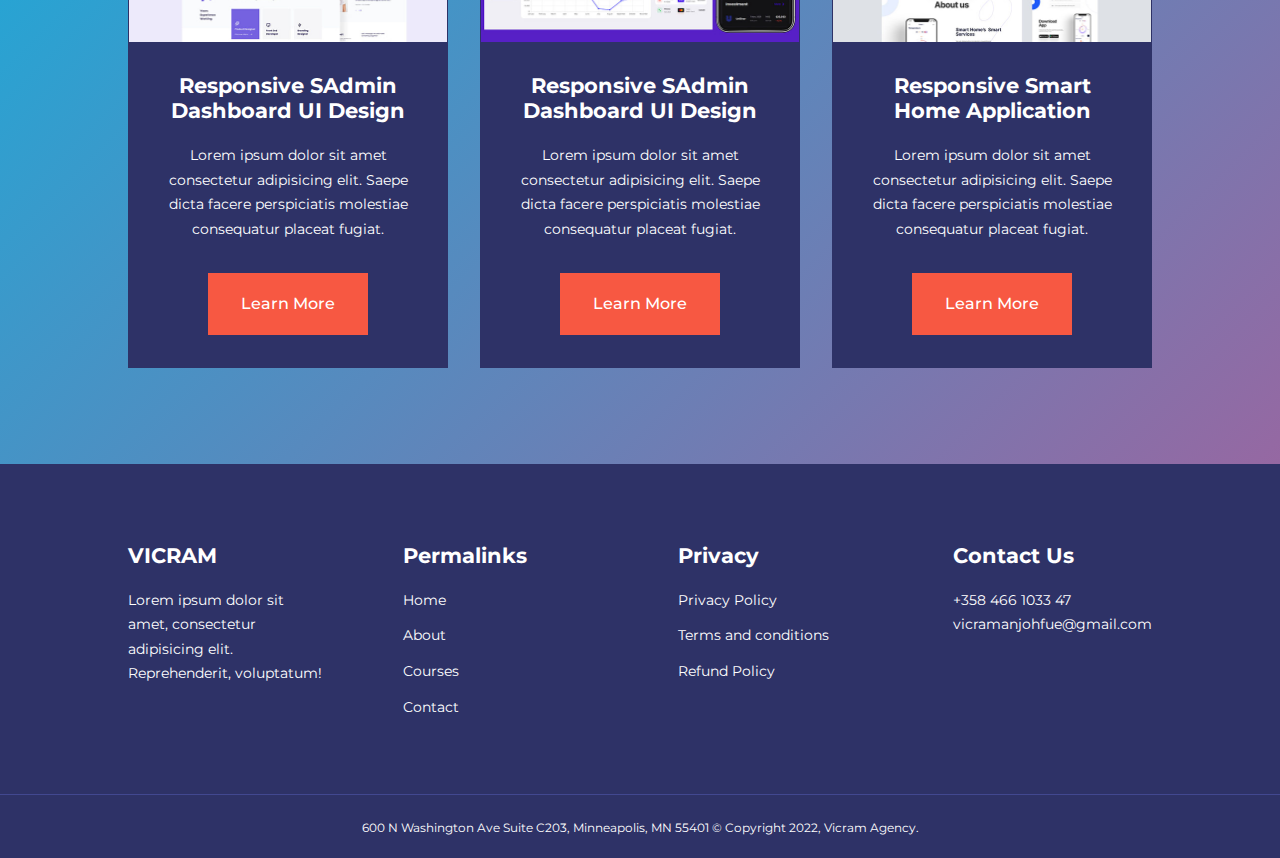
<file: education website/courses.html>
<!DOCTYPE html>
<html lang="en">

<head>
    <meta charset="UTF-8">
    <meta http-equiv="X-UA-Compatible" content="IE=edge">
    <meta name="viewport" content="width=device-width, initial-scale=1.0">
    <title>Responsive Multipage Education Website Using HTML, CSS & JavaSCript</title>
    <!-----ICONSCOUT CND----->
    <link rel="stylesheet" href="https://unicons.iconscout.com/release/v4.0.0/css/line.css">

    <!-------GOOGLE FONTS (MONTSERRAT)----->
    <link rel="preconnect" href="https://fonts.googleapis.com">
    <link rel="preconnect" href="https://fonts.gstatic.com" crossorigin>
    <link href="https://fonts.googleapis.com/css2?family=Montserrat:wght@200;300;400;500;600;700;800;900&display=swap"
        rel="stylesheet">
    <link rel="stylesheet" href="./css/style.css">
    <link rel="stylesheet" href="./css/about.css">
    <link rel="stylesheet" href="./css/courses.css">

</head>

<body>
    <nav>
        <div class="container nav__container">
            <a href="index.html">
                <h4>VICRAM</h4>
            </a>
            <ul class="nav__menu">
                <li><a href="index.html">Home</a></li>
                <li><a href="about.html">About</a></li>
                <li><a href="courses.html">Courses</a></li>
                <li><a href="contact.html">Contact</a></li>
            </ul>
            <button id="open-menu-btn"><i class="uil uil-bars"></i></button>
            <button id="close-menu-btn"><i class="uil uil-multiply"></i></button>
        </div>
    </nav>
    <!---------------END OF NAVBAR-------->
    <!---------------BEGINING OF POPULAR COURSES-------->
    <section class="courses">
        <div class="container courses__container">
            <article class="course">
                <div class="course__image">
                    <img src="./images/course1.jpg">
                </div>
                <div class="course__info">
                    <h4>Responsive Social Media Website UI Design</h4>
                    <p>Lorem ipsum dolor sit amet consectetur adipisicing elit. Saepe dicta facere perspiciatis
                        molestiae
                        consequatur placeat fugiat.</p>
                    <a href="courses.html" class="btn btn-primary">Learn More</a>
                </div>
            </article>

            <article class="course">
                <div class="course__image">
                    <img src="./images/course2.jpg">
                </div>
                <div class="course__info">
                    <h4>Responsive SmartHome Website Design</h4>
                    <p>Lorem ipsum dolor sit amet consectetur adipisicing elit. Saepe dicta facere perspiciatis
                        molestiae
                        consequatur placeat fugiat.</p>
                    <a href="courses.html" class="btn btn-primary">Learn More</a>
                </div>
            </article>

            <article class="course">
                <div class="course__image">
                    <img src="./images/course3.jpg">
                </div>
                <div class="course__info">
                    <h4>Responsive SAdmin Dashboard UI Design</h4>
                    <p>Lorem ipsum dolor sit amet consectetur adipisicing elit. Saepe dicta facere perspiciatis
                        molestiae
                        consequatur placeat fugiat.</p>
                    <a href="courses.html" class="btn btn-primary">Learn More</a>
                </div>
            </article>

            <article class="course">
                <div class="course__image">
                    <img src="./images/course4.jpg">
                </div>
                <div class="course__info">
                    <h4>Responsive SAdmin Dashboard UI Design</h4>
                    <p>Lorem ipsum dolor sit amet consectetur adipisicing elit. Saepe dicta facere perspiciatis
                        molestiae
                        consequatur placeat fugiat.</p>
                    <a href="courses.html" class="btn btn-primary">Learn More</a>
                </div>
            </article>

            <article class="course">
                <div class="course__image">
                    <img src="./images/course5.jpg">
                </div>
                <div class="course__info">
                    <h4>Responsive SAdmin Dashboard UI Design</h4>
                    <p>Lorem ipsum dolor sit amet consectetur adipisicing elit. Saepe dicta facere perspiciatis
                        molestiae
                        consequatur placeat fugiat.</p>
                    <a href="courses.html" class="btn btn-primary">Learn More</a>
                </div>
            </article>
            <article class="course">
                <div class="course__image">
                    <img src="./images/course6.jpg">
                </div>
                <div class="course__info">
                    <h4>Responsive SAdmin Dashboard UI Design</h4>
                    <p>Lorem ipsum dolor sit amet consectetur adipisicing elit. Saepe dicta facere perspiciatis
                        molestiae
                        consequatur placeat fugiat.</p>
                    <a href="courses.html" class="btn btn-primary">Learn More</a>
                </div>
            </article>
            <article class="course">
                <div class="course__image">
                    <img src="./images/course7.jpg">
                </div>
                <div class="course__info">
                    <h4>Responsive SAdmin Dashboard UI Design</h4>
                    <p>Lorem ipsum dolor sit amet consectetur adipisicing elit. Saepe dicta facere perspiciatis
                        molestiae
                        consequatur placeat fugiat.</p>
                    <a href="courses.html" class="btn btn-primary">Learn More</a>
                </div>
            </article>

            <article class="course">
                <div class="course__image">
                    <img src="./images/course8.jpg">
                </div>
                <div class="course__info">
                    <h4>Responsive SAdmin Dashboard UI Design</h4>
                    <p>Lorem ipsum dolor sit amet consectetur adipisicing elit. Saepe dicta facere perspiciatis
                        molestiae
                        consequatur placeat fugiat.</p>
                    <a href="courses.html" class="btn btn-primary">Learn More</a>
                </div>
            </article>

            <article class="course">
                <div class="course__image">
                    <img src="./images/course9.jpg">
                </div>
                <div class="course__info">
                    <h4>Responsive SAdmin Dashboard UI Design</h4>
                    <p>Lorem ipsum dolor sit amet consectetur adipisicing elit. Saepe dicta facere perspiciatis
                        molestiae
                        consequatur placeat fugiat.</p>
                    <a href="courses.html" class="btn btn-primary">Learn More</a>
                </div>
            </article>

            <article class="course">
                <div class="course__image">
                    <img src="./images/course10.jpg">
                </div>
                <div class="course__info">
                    <h4>Responsive SAdmin Dashboard UI Design</h4>
                    <p>Lorem ipsum dolor sit amet consectetur adipisicing elit. Saepe dicta facere perspiciatis
                        molestiae
                        consequatur placeat fugiat.</p>
                    <a href="courses.html" class="btn btn-primary">Learn More</a>
                </div>
            </article>

            <article class="course">
                <div class="course__image">
                    <img src="./images/course11.jpg">
                </div>
                <div class="course__info">
                    <h4>Responsive SAdmin Dashboard UI Design</h4>
                    <p>Lorem ipsum dolor sit amet consectetur adipisicing elit. Saepe dicta facere perspiciatis
                        molestiae
                        consequatur placeat fugiat.</p>
                    <a href="courses.html" class="btn btn-primary">Learn More</a>
                </div>
            </article>

            <article class="course">
                <div class="course__image">
                    <img src="./images/course12.jpg">
                </div>
                <div class="course__info">
                    <h4>Responsive SAdmin Dashboard UI Design</h4>
                    <p>Lorem ipsum dolor sit amet consectetur adipisicing elit. Saepe dicta facere perspiciatis
                        molestiae
                        consequatur placeat fugiat.</p>
                    <a href="courses.html" class="btn btn-primary">Learn More</a>
                </div>
            </article>

            <article class="course">
                <div class="course__image">
                    <img src="./images/course13.jpg">
                </div>
                <div class="course__info">
                    <h4>Responsive SAdmin Dashboard UI Design</h4>
                    <p>Lorem ipsum dolor sit amet consectetur adipisicing elit. Saepe dicta facere perspiciatis
                        molestiae
                        consequatur placeat fugiat.</p>
                    <a href="courses.html" class="btn btn-primary">Learn More</a>
                </div>
            </article>

            <article class="course">
                <div class="course__image">
                    <img src="./images/course14.jpg">
                </div>
                <div class="course__info">
                    <h4>Responsive SAdmin Dashboard UI Design</h4>
                    <p>Lorem ipsum dolor sit amet consectetur adipisicing elit. Saepe dicta facere perspiciatis
                        molestiae
                        consequatur placeat fugiat.</p>
                    <a href="courses.html" class="btn btn-primary">Learn More</a>
                </div>
            </article>

            <article class="course">
                <div class="course__image">
                    <img src="./images/course15.jpg">
                </div>
                <div class="course__info">
                    <h4>Responsive SAdmin Dashboard UI Design</h4>
                    <p>Lorem ipsum dolor sit amet consectetur adipisicing elit. Saepe dicta facere perspiciatis
                        molestiae
                        consequatur placeat fugiat.</p>
                    <a href="courses.html" class="btn btn-primary">Learn More</a>
                </div>
            </article>

            <article class="course">
                <div class="course__image">
                    <img src="./images/course16.jpg">
                </div>
                <div class="course__info">
                    <h4>Responsive SAdmin Dashboard UI Design</h4>
                    <p>Lorem ipsum dolor sit amet consectetur adipisicing elit. Saepe dicta facere perspiciatis
                        molestiae
                        consequatur placeat fugiat.</p>
                    <a href="courses.html" class="btn btn-primary">Learn More</a>
                </div>
            </article>

            <article class="course">
                <div class="course__image">
                    <img src="./images/course17.jpg">
                </div>
                <div class="course__info">
                    <h4>Responsive SAdmin Dashboard UI Design</h4>
                    <p>Lorem ipsum dolor sit amet consectetur adipisicing elit. Saepe dicta facere perspiciatis
                        molestiae
                        consequatur placeat fugiat.</p>
                    <a href="courses.html" class="btn btn-primary">Learn More</a>
                </div>
            </article>
            <article class="course">
                <div class="course__image">
                    <img src="./images/course18.jpg">
                </div>
                <div class="course__info">
                    <h4>Responsive Smart Home Application</h4>
                    <p>Lorem ipsum dolor sit amet consectetur adipisicing elit. Saepe dicta facere perspiciatis
                        molestiae
                        consequatur placeat fugiat.</p>
                    <a href="courses.html" class="btn btn-primary">Learn More</a>
                </div>
            </article>


        </div>
    </section>
    <!---------------END OF POPULAR COURSES-------->


    <!---------------BEGINING  OF FOOTER-------->
    <footer>
        <div>
            <div class="container footer__container">
                <div class="footer__1">
                    <a href="index.html" class="footer__logo">
                        <h4>VICRAM</h4>
                    </a>
                    <p>Lorem ipsum dolor sit amet, consectetur adipisicing elit. Reprehenderit, voluptatum!</p>
                </div>

                <div class="footer__2">
                    <h4>Permalinks</h4>
                    <ul class="permalinks">
                        <li><a href="index.html">Home</a></li>
                        <li><a href="about.html">About</a></li>
                        <li><a href="courses.html">Courses</a></li>
                        <li><a href="contact.html">Contact</a></li>
                    </ul>
                </div>
                <div class="footer__3">
                    <h4>Privacy</h4>
                    <ul class="privacy">
                        <li><a href="#">Privacy Policy</a></li>
                        <li><a href="#">Terms and conditions</a></li>
                        <li><a href="#">Refund Policy</a></li>
                    </ul>
                </div>

                <div class="footer__4">
                    <h4>Contact Us </h4>
                    <div>
                        <p>+358 466 1033 47</p>
                        <p>vicramanjohfue@gmail.com</p>
                    </div>
                    <ul class="footer__socials">
                        <li><a href="#"><i class="uil uil-linkedin"></i></a></li>
                        <li><a href="#"><i class="uil uil-whatsapp"></i></a></li>
                        <li><a href="#"><i class="uil uil-facebook-f"></i></a></li>
                        <li><a href="#"><i class="uil uil-instagram-alt"></i></a></li>
                    </ul>
                </div>
            </div>
        </div>
        <div class="footer__copyright">
            <small>600 N Washington Ave Suite C203, Minneapolis, MN 55401
                © Copyright 2022, Vicram Agency.
            </small>
        </div>
    </footer>







    <script src="./main.js"></script>
</body>

</html>
</file>
<file: education website/css/style.css>
*{
    margin: 0;
    padding: 0;
    border: 0;
    outline: 0;
    text-decoration: none;
    list-style: none;
    box-sizing: border-box;
}

:root{
    --color-primary:#6c63ff;
    --color-success: #00bf8e;
    --color-warning: #f7c94b;
    --color-danger: #f75842;
    --color-danger-variant: rgba(247, 88, 66, 0.4);
    --color-whhite: #fff;
    --color-light: rgba(255, 255, 255, 0.7);
    --color-black: #000;
    --color-bg: #1f2641;
    --color-bg1: #2e3267;
    --color-bg2: #424890;

    --container-width-lg: 80%;
    --container-width-md: 90%;
    --container-width-sm: 94%;

    --transition: all 400ms ease;
}

body{
    font-family: 'Montserrat', sans-serif;
    line-height: 1.7;
    color: var(--color-whhite);
    background: linear-gradient(-45deg, #ee7752, #e73c7e, #23a6d5, #23d5ab);
	background-size: 400% 400%;
	animation: gradient 15s ease infinite;
	height: 100vh;
}

@keyframes gradient {
	0% {
		background-position: 0% 50%;
	}
	50% {
		background-position: 100% 50%;
	}
	100% {
		background-position: 0% 50%;
	}
}


.container{
    width: var( --container-width-lg);
    margin: 0 auto;
}

section{
    padding: 6rem 0;
}

section h2{
    text-align: center;
    margin-bottom: 4rem;
}

h1, h2, h3, h4, h5 {
    line-height: 1.2;
}

h1 {
    font-size: 2.4rem;
}

h2{
    font-size: 2rem;
}
h3{
 font-size: 1.6rem;
}

h4{
    font-size: 1.3rem;
}

a{
    color: var(--color-whhite);
}

img{
    width: 100%;
    display: block;
    object-fit: cover;
}

.btn{
    display: inline-block;
    background: var(--color-whhite);
    color: var(--color-black);
    padding: 1rem 2rem;
    border: 1px solid transparent;
    font-weight: 500;
    transition: var( --transition);
}

.btn:hover{
    background: transparent;
    color: var(--color-whhite);
    border-color: var(--color-whhite);
}
.btn-primary{
    background: var(--color-danger);
    color: var(--color-whhite);
}
/*============= NAVBAR =============*/
nav{
    background: transparent;
    width: 100vw;
    height: 5rem ;
    position: fixed;
    top: 0;
    z-index: 11;
}

.nav__container{
    height: 5rem;
    display: flex;
    justify-content: space-between;
    align-items: center;
}

nav button{
    display: none;
}

.nav__menu{
    display: flex;
    align-items: center;
    gap: 4rem;
}
.nav__menu a{
    font-size: 0.9rem;
    transition: var(--transition);
}

.nav__menu a:hover{
 color: var(--color-bg2);
}
/*---------- change navbar styles on scroll using javscript ---*/
.window-scroll{
    background: var(--color-primary);
    box-shadow: 0 1rem 2rem rgba(0, 0, 0, 0.3) ;
}
/*============= HEADER =============*/

header{
    position: relative;
    top: 5rem;
    overflow: hidden;
    height: 70vh;
    margin-bottom: 5rem;
}

.header__container{
    display: grid;
    grid-template-columns: 1fr 1fr ;
    align-items: center;
    gap: 5rem;
    height: 100%;
}

.header__left p{
    margin: 1rem 0 2.4rem;
}

/*============= CATEGORIES=============*/

.categories{
    background: var(--color-bg1);
    height: 32rem;
}
.categories h1{
  line-height: 1;
  margin-bottom: 3rem;
}

.categories__container{
    display: grid;
    grid-template-columns: 40% 60%;
}

.categories__left{
    margin-right: 3rem;
}
.categories__left p{
 margin: 1rem 0 3rem;
}
.categories__right{
    display: grid;
    grid-template-columns: repeat(3, 1fr);
    gap: 1.2rem;
}
.category{
    background: var(--color-bg2);
    padding: 2rem;
    border-radius: 2rem;
    transition: var(--transition);
}


.category:hover{
    box-shadow: 0 3rem 3rem rgba(0, 0, 0, 0.3);
    z-index: 1;
}
.category:nth-child(2) .category__icon{
    background: var(--color-danger);
}
.category:nth-child(3) .category__icon{
    background: var(--color-success);
}
.category:nth-child(4) .category__icon{
    background: var(--color-warning);
}
.category:nth-child(5) .category__icon{
    background: var(--color-success);
}
.category__icon {
    background: var(--color-primary);
    padding: 0.7rem;
    border-radius: 0.9rem;
}

.category h5{
    margin: 2rem 0 1rem;
}

.category p {
 font-size: 0.85rem;
}


/*============= OUR POPULAR COURSES =============*/
.courses{
    margin-top: 10rem;
}

.courses__container{
    display: grid;
    grid-template-columns: repeat(3, 1fr) ;
    gap: 2rem;
}
.course{
    background: var(--color-bg1);
    text-align: center;
    border: 1px solid transparent;
    transition: var(--transition);
}

.course__info{
    padding: 2rem;
}
.course__info p{
    margin: 1.2rem 0 2rem ;
    font-size: 0.9rem;
}
.course:hover{
   background: transparent;
   border-color: var(--color-primary);
}

/*============= FREQUENTLY ASK QUESTION =============*/

.faqs{
    background: var(--color-bg1);
    box-shadow: inset 0 0 3rem rgba(0, 0, 0, 0.5);
}

.faqs__container{
    display: grid;
    grid-template-columns: 1fr 1fr;
    gap: 1rem;
}

.faq{
    padding: 2;
    display: flex;
    align-items: center;
    gap: 1.4rem;
    height: fit-content;
    background: var(--color-primary);
    cursor: pointer;
}

.faq h4{
    font-size: 1rem;
    line-height: 2.2rem;
}

.faq__icon{
    align-self: start;
    font-size: 1.2rem;
}

.faq p{
  margin-top: 0.8rem ;
  display: none;
}
.faq.open p{
    display: block;
}

/*============= TESTIMONIALS =============*/

.testimonials__container{
    overflow-x: hidden;
    position: relative;
    margin-bottom: 5rem;
}
.testimonial{
    padding-top: 2rem ;
}

.avatar{
    width: 6rem;
    height: 6rem;
    border-radius: 50%;
    overflow: hidden;
    margin: 0 auto 1rem ;
    border: 1rem solid var(--color-bg1);
}

.testimonial__info{
    text-align: center;
}
.testimonial__body{
    background: var(--color-primary);
    padding: 2rem ;
    margin-top: 3rem;
    position: relative;
}

.testimonial__body::before{
    content: '';
    background: linear-gradient(135deg , transparent, var(--color-primary), var(--color-primary));
    width: 3rem;
    height: 3rem;
    position: absolute;
    left: 50%;
    top: -1.5rem;
    transform: rotate(45deg);
}

/*============= FOOTER =============*/
footer{               
    background: var(--color-bg1);
    padding-top: 5rem;
    font-size: 0.9rem;
}

.footer__container{
    display: grid;
    grid-template-columns: repeat(4, 1fr );
   gap: 5rem;
}

.footer__container >div h4{
    margin-bottom: 1.2rem;
}

.footer__1{
    margin: 0 0 2rem;
}
footer ul li{
    margin-bottom: 0.7rem;
}
footer ul li:hover{
    text-decoration: underline;
}
.footer__socials{
    display: flex;
    gap: 1rem;
    font-size: 1.2rem;
    margin-top: 2rem;
}
.footer__copyright{
    text-align: center;
    margin-top: 4rem;
    padding: 1.2rem 0;
    border-top: 1px solid var(--color-bg2);
}

/*============= MEDIA QUERIES (TABLET) =============*/
@media screen and (max-width: 1024px) {
    .container{
        width: var(--container-width-md);
    }
    h1{
        font-size: 2.2rem;
    }
    h2{
        font-size: 1.7rem;
    }
     h3{
        font-size: 1.4rem;
    }
     h4{
        font-size: 1.2rem;
    }
    /*============= NAVBAR BUTTONS=============*/
    nav button{
        display: inline-block;
        background: transparent;
        font-size: 1.8rem;
        color: var(--color-whhite);
        cursor: pointer;
    }

    nav button#close-menu-btn{
        display: none;
    }
    .nav__menu{
        position: fixed;
        top: 5rem;
        right: 5%;
        height: fit-content;
        width: 18rem;
        flex-direction: column;
        gap: 0;
        display: none;
    }
    .nav__menu li{
        width: 100%;
        height: 5.8rem;
        animation: animateNavItems 400ms linear forwards ;
        transform-origin: top right;
        opacity: 0;
    }
    .nav__menu li:nth-child(2){
        animation-delay: 200ms;
    }   .nav__menu li:nth-child(3){
        animation-delay: 400ms;
    }
   .nav__menu li:nth-child(4){
        animation-delay:600ms;
    }

    @keyframes animateNavItems {
        0%{
            transform: rotateZ(-90deg) rotateX(90deg) scale(0.1);
        }
        100%{
            transform: rotateZ(0) rotateX(0) scale(1) ;
            opacity: 1;
        }
    }
    .nav__menu li a {
        background: var(--color-primary);
        box-shadow: -4rem 6rem 10rem rgba(0, 0, 0, 0.6) ;
        width: 100%;
        height: 100%;
        display: grid;
        place-items: center;
    }
     .nav__menu li a:hover{
        background: var(--color-bg2) ;
        color: var(--color-whhite);
     }

      /*============= HEADER=============*/
      header{
        height: 52vh;
        margin-bottom: 4rem;
      }
      .header__container{
        gap: 0;
        padding-bottom: 3rem ;
      }
       /*============= CATEGORIES=============*/

       .categories{
        height: fit-content;
       }
       .categories__container{
        grid-template-columns: 1fr;
        gap: 3rem;
       }
       .categories__left{
        margin-right: 0;
       }
     /*============= POPULAR COURSES=============*/
     .course{
        margin-top: 0;
     }
     .courses__container{
        grid-template-columns: 1fr 1fr;
     }

     /*============= FREQUENTLY ASKED QUESTION=============*/
     .faqs__container{
       grid-template-columns: 1fr;
     }
     .faq{
        padding: 1.5rem;
     }
/*============= FOOTER=============*/
     .footer__container{
        grid-template-columns: 1fr 1fr;
     }
}

/*============= MEDIA QUERIES (PHONE)=============*/

@media screen and (max-width: 600px) {
   .container{
    width: var(--container-width-sm);
   }
   /*============= NAVBAR=============*/
   .nav__menu{
    right: 3%;
   }
   /*============= HEADER=============*/
   header{
    height: 100vh;
   }
   .header__container{
    grid-template-columns: 1fr;
    text-align: center;
    margin-top: 0;
   }
   .header__left p{
    margin-bottom: 1.3rem;
   }
   /*============= CATEGORIES=============*/
   .categories__righ{
    grid-template-columns: 1fr 1fr;
    gap: 0.7rem;
   }
   .category{
    padding: 1rem;
    border-radius: 1rem;
   }
   .category__icon{
    margin-top: 4px;
    display: inline-block;
   }
     /*============= POPULAR COURSES=============*/
     .courses__container{
        grid-template-columns: 1fr;
     }
       /*============= TESTIMONIALS =============*/
       .testimonial__body{
        padding: 1.2rem;
        text-align: center;
       }
         /*============= FOOTER =============*/
         .footer__container{
            grid-template-columns: 1fr;
            text-align: center;
            gap: 2rem;
         }
         .footer__1 p{
            margin: 1rem auto;
         }
         .footer__socials{
            justify-content: center;
         }
}
</file>
<file: education website/css/about.css>
/*============= TESTIMONIALS =============*/

.about__achievements{
    margin-top: 3rem;
}
.about__achievement-container{
    display: grid;
    grid-template-columns: 40% 60%;
    gap: 5rem;
}
.about__achievement-right{
    margin: 1.6rem 0 2.5rem;
}
.achievements__cards{
    display: grid;
    grid-template-columns: repeat(3, 1fr) ;
    gap: 1.5rem;
}
.achievement__card{
    background: var(--color-bg1);
    padding: 1.6rem ;
    border-radius: 1rem;
    text-align: center;
    transition: var(--transition);
}
.achievement__card:hover{
    background: var(--color-bg2);
    box-shadow: 0 3rem 3rem rgba(0, 0, 0, 0.3);
}
.achievement__icon{
    background: var(--color-danger);
    padding: 0.6rem;
    border-radius: 1rem;
    display: inline-block;
    margin-bottom: 2rem;
    font-size: 2rem;
}
.achievement__card:nth-child(2) .achievement__icon  {
    background: var(--color-success);
}

.achievement__card:nth-child(3) .achievement__icon  {
    background: var(--color-primary);
}
.achievement__card p{
    margin-top: 1rem;
}
/*============= OUR TEAM=============*/
.team{
    background: var(--color-bg1);
    box-shadow: inset 0 0 3rem rgba(0, 0, 0, 0.5);
}
.team__container{
    display: grid;
    grid-template-columns: repeat(4, 1fr);
    gap: 2rem;
}
.team__member{
    background: var(--color-bg2);
    padding: 2rem;
    border: 1px solid transparent;
    border-radius: 0 0  1rem 1rem;
    transition: var(--transition);
    position: relative;
    overflow: hidden;
}
.team__member:hover{
    background: transparent;
    border-color: var(--color-primary);
}

.team__member-image img{
    filter: saturate(0);
}
.team__member:hover img{
    filter: saturate(1);
}
.team__member-info *{
    text-align: center;
    margin-top: 1.4rem;
}
.team__member-info p{
    color: var(--color-light);
}
.team__member-socials{
    position: absolute;
    top: 50%;
    transform: translateY(-50%);
    right: -100%;
    display: flex;
    flex-direction: column;
    background: var(--color-primary);
    border-radius: 1rem 0 0 1rem;
    box-shadow: -2rem 0 2rem rgba(0, 0, 0, 0.3);
    transition: var(--transition);
}
.team__member-socials a{
    padding: 1rem;
}
.team__member:hover .team__member-socials {
    right: 0;
}

/*============= MEDIA QUERIES (TABLET) =============*/

@media screen and (max-width: 1024px) {
  .about__achievements{
    margin-top: 2rem;
  }
  .about__achievement-container{
    grid-template-columns: 1fr;
    gap: 4rem;
  }
  .about__achievement-left{
    width: 80%;
    margin: 0 auto;
  }
  .team__container{
    grid-template-columns: repeat(3, 1fr);
    gap: 1.5rem;
  }
  .team__member{
    padding: 1rem;
  }
}
/*============= MEDIA QUERIES (PHONE) =============*/
@media screen and (max-width: 600px) {
 .achievement__card{
    grid-template-columns: 1fr 1fr;
    gap: 0.7rem;
 }
 .team__container{
    grid-template-columns: 1fr 1fr;
    gap: 0.7rem;
 }
 .team__member{
    padding: 0;
 }
 .team__member p{
    margin-bottom: 1.5rem;
 }
}
</file>
<file: education website/css/contact.css>
.container__contact{
    background: var(--color-bg1);
    padding: 4rem;
    display: grid;
    grid-template-columns: 40% 60%;
    gap: 4rem;
    height: 30rem;
    margin: 7rem auto;
    border-radius: 1rem;
}

/*============= ASIDE =============*/
.contact__aside{
    background: var(--color-primary);
    padding: 3rem;
    border-radius: 1rem;
    position: relative;
    bottom: 10rem;
}

.aside__image{
    width: 12rem;
    margin-bottom: 2rem;
}

.contact__aside h2{
    text-align: left;
    margin-bottom: 1rem;
}
.contact__aside p{
    font-size: 0.9rem;
    margin-bottom: 2rem;
}
.contact__details li{
    display: flex;
    gap: 1rem;
    align-items: center;
    margin-bottom: 1rem;
}
.contact__socials{
    display: flex;
    gap: 0.8rem;
    margin-top: 3rem;
}

.contact__socials a{
    background: var(--color-bg2);
    padding: 0.5rem;
    border-radius: 50%;
    font-size: 0.9rem;
    transition: var(--transition);
}
.contact__socials a:hover{
    background: transparent;
}

/*============= FORM =============*/

form{
    display: flex;
    flex-direction: column;
    gap: 1.2rem ;
    margin-right: 4rem;
}
.form__name{
    display: flex;
    gap: 1.2rem;
}
form input[type='text']{
    width: 50%;
}
form input, textarea{
    width: 100%;
    padding: 1rem;
    background: var(--color-bg);
    color: var(--color-whhite);
}
form .btn{
    width: max-content;
    margin-top: 1rem;
    cursor: pointer;
}
/*============= MEDIA QUERIES (TABLET) =============*/
@media screen and (max-width: 1024px) {
   .contact{
    padding-bottom: 0;
   }
   .container__contact{
    gap: 1.5rem;
    margin-top: 3rem;
    height: auto;
    padding: 1.5rem;
   }
   .contact__aside{
    width: auto ;
    padding: 1.5rem ;
    bottom: 0;
   }
   form{
    align-self: center;
    margin-left: 1.5rem;
   }
}
/*============= MEDIA QUERIES (PHONE) =============*/
@media screen and (max-width: 600px) {
    .container__contact{
        grid-template-columns: 1fr;
        gap: 3rem;
        margin-top: 0;
        padding: 0;
    }
     form{
        margin: 0 1.5rem 3rem ;
     }
     .form__name{
        flex-direction: column;
     }
     .form__name input[type='text']{
        width: 100% ;
     }
}
</file>
<file: education website/css/courses.css>
.course{
    margin-top: 1rem;
}
</file>
